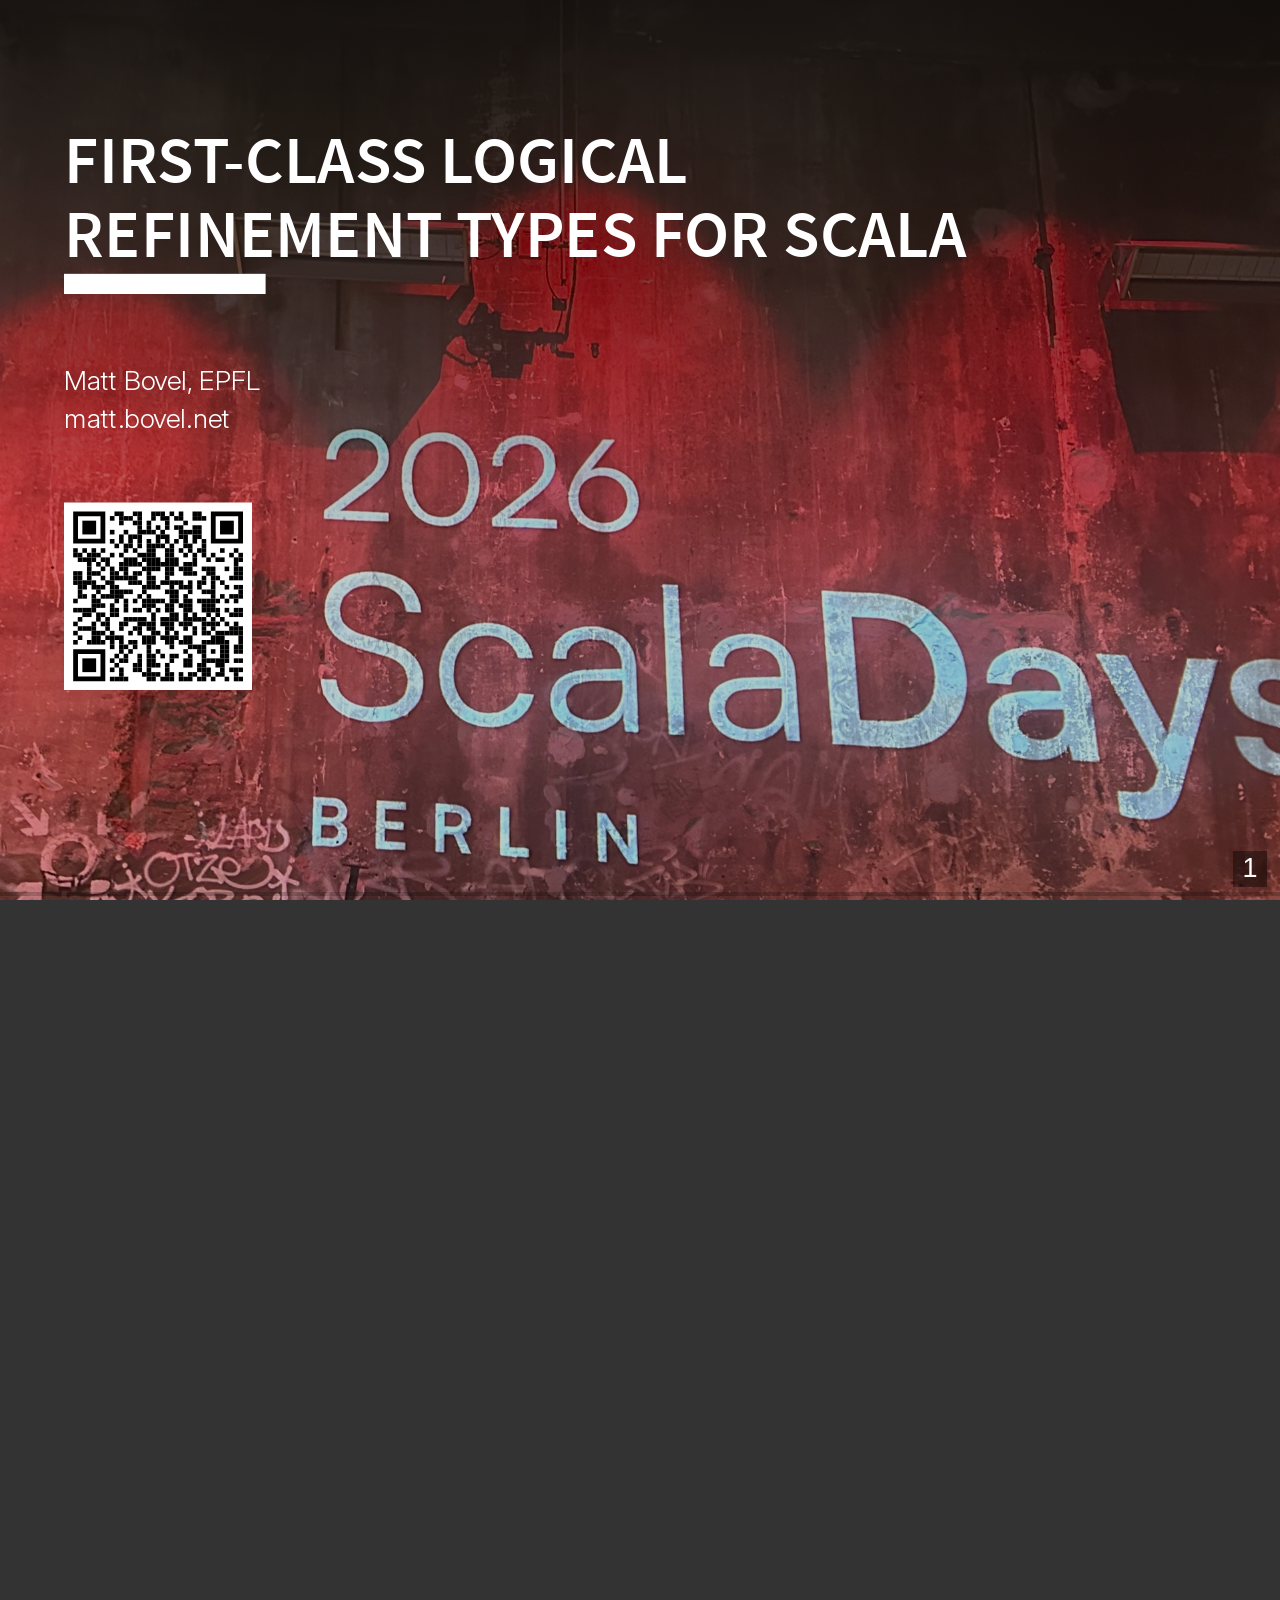
<file: index.html>
<!doctype html>
<html lang="en">
<head>
<meta charset="utf-8">
<meta http-equiv="refresh" content="0; url=presentation/presentation.html">
<link rel="canonical" href="presentation/presentation.html">
<title>First-class Logical Refinement Types for Scala</title>
</head>
<body>
<p><a href="presentation/presentation.html">Slides</a> · <a href="presentation/presentation.pdf">PDF</a></p>
</body>
</html>
</file>
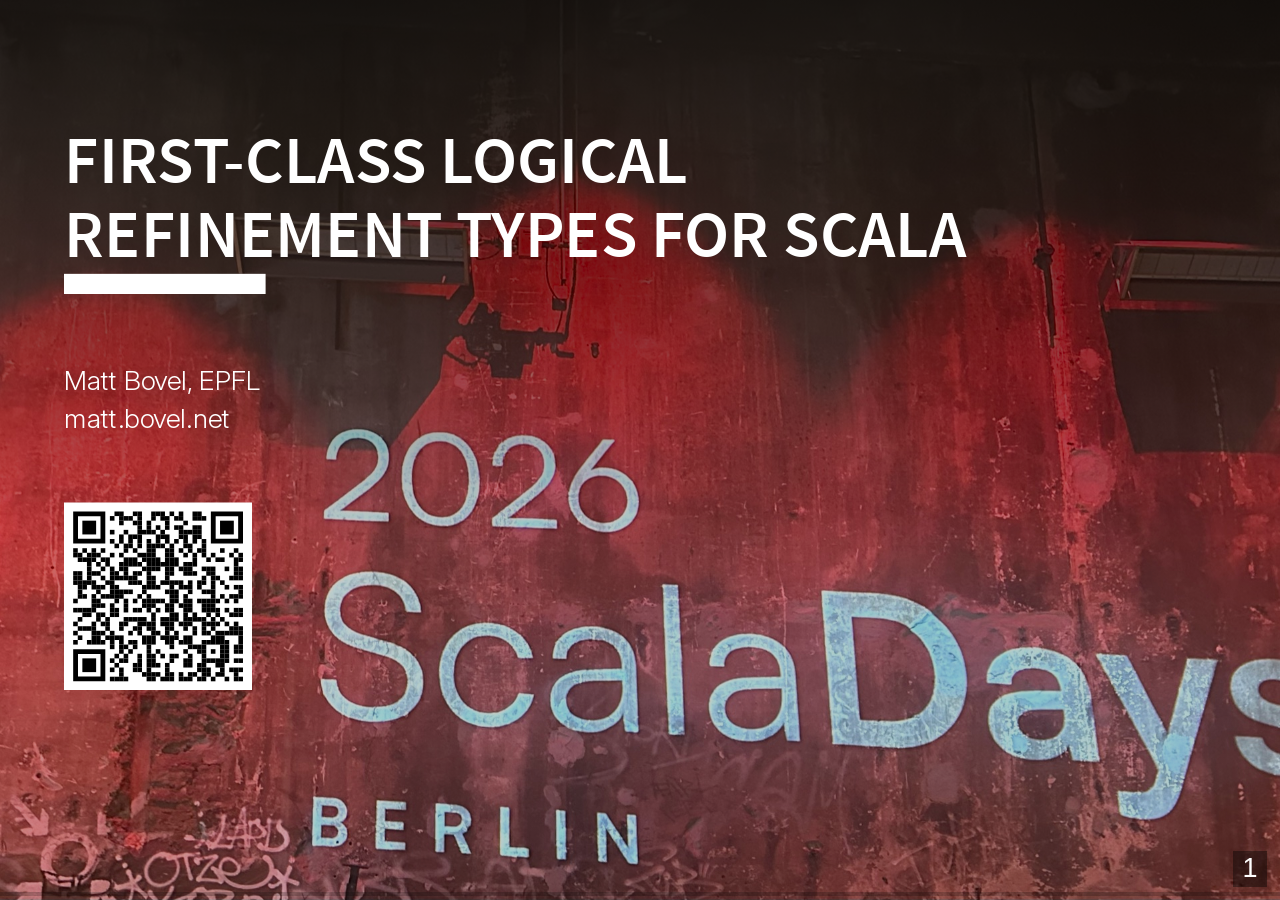
<file: presentation/presentation.html>
<!DOCTYPE html>
<html>
<head>
  <meta charset="utf-8">
  <meta name="generator" content="pandoc">
  <meta name="author" content="Matt Bovel, EPFL matt.bovel.net">
  <title>First-class Logical Refinement Types for Scala</title>
  <meta name="apple-mobile-web-app-capable" content="yes">
  <meta name="apple-mobile-web-app-status-bar-style" content="black-translucent">
  <meta name="viewport" content="width=device-width, initial-scale=1.0, maximum-scale=1.0, user-scalable=no, minimal-ui">
  <link rel="stylesheet" href="lib/reveal.js/dist/reset.css">
  <link rel="stylesheet" href="lib/reveal.js/dist/reveal.css">
  <style>
    .reveal .sourceCode {  /* see #7635 */
      overflow: visible;
    }
    /* Default styles provided by pandoc.
    ** See https://pandoc.org/MANUAL.html#variables-for-html for config info.
    */
    code{white-space: pre-wrap;}
    span.smallcaps{font-variant: small-caps;}
    div.columns{display: flex; gap: min(4vw, 1.5em);}
    div.column{flex: auto; overflow-x: auto;}
    div.hanging-indent{margin-left: 1.5em; text-indent: -1.5em;}
    /* The extra [class] is a hack that increases specificity enough to
       override a similar rule in reveal.js */
    ul.task-list[class]{list-style: none;}
    ul.task-list li input[type="checkbox"] {
      font-size: inherit;
      width: 0.8em;
      margin: 0 0.8em 0.2em -1.6em;
      vertical-align: middle;
    }
  </style>
  <link rel="stylesheet" href="lib/reveal.js/dist/theme/white.css" id="theme">
  <link rel="stylesheet" href="lib/highlight.js/styles/atom-one-light.min.css">
  <link rel="stylesheet" href="lib/inter/inter-variable.css"><link rel="stylesheet" href="custom.css" />
</head>
<body>
  <div class="reveal">
    <div class="slides">

<section id="title-slide" data-background-image="scala_days.jpg" data-background-size="cover">
  <h1 class="title">First-class Logical<br/>Refinement Types for
Scala</h1>
  <p class="author">Matt Bovel, EPFL<br/><a
href="https://matt.bovel.net">matt.bovel.net</a></p>
</section>

<section id="whoami" class="slide level2">
<h2>whoami</h2>
<p>PhD student at EPFL, co-advised by:</p>
<ul>
<li>Martin Odersky (LAMP/Scala)</li>
<li>Viktor Kunčak (LARA/Stainless)</li>
</ul>
</section>
<section id="what-is-this-about" class="slide level2">
<h2>What is this about?</h2>
<p>A <em>prototype</em> implementation of refinement types for
Scala.</p>
<div class="fragment">
<p>A <em>refinement type</em> is a type <em>refined</em> with a logical
predicate.</p>
</div>
<div class="fragment">
<p>For example:</p>
<pre class="scala"><code>type Pos = {x: Int with x &gt; 0}</code></pre>
</div>
<div class="fragment">
<p><em>First-class</em>: directly integrated into the compiler and Scala
type system.</p>
</div>
<div class="fragment">
<p><em>Logical</em>: not to be confused with existing <a
href="https://docs.scala-lang.org/scala3/book/types-structural.html">strutural
refined types</a>.</p>
</div>
</section>
<section id="syntax" class="slide level2">
<h2>Syntax</h2>
<p>Long form, with an explicit binder:</p>
<pre class="scala"><code>type NonEmpty[A] = {l: List[A] with l.nonEmpty}</code></pre>
<div class="fragment">
<p>Short form, reusing a name already in scope:</p>
<pre class="scala"><code>val x: (Int with x % 2 == 0) = 42
// desugars to:
val x: {v: Int with v % 2 == 0} = 42</code></pre>
</div>
<div class="fragment">
<p>Surveyed and implemented by <a
href="https://www.linkedin.com/in/quentin-bernet-983878152/">Quentin
Bernet</a> for his Master thesis.</p>
</div>
</section>
<section id="example-1-sized-lists" class="slide level2">
<h2>Example 1: Sized lists</h2>
<pre class="scala"><code>def zip[A, B](
  xs: List[A],
  ys: List[B] with ys.size == xs.size
): {zs: List[(A, B)] with zs.size == xs.size}</code></pre>
<pre class="scala fragment"><code>def concat[T](
  xs: List[T],
  ys: List[T]
): {zs: List[T] with zs.size == xs.size + ys.size}</code></pre>
<pre class="scala fragment"><code>val xs: List[Int] = ???
val ys: List[Int] = ???
zip(concat(xs, ys), concat(ys, xs)) // ✅
zip(concat(xs, ys), concat(xs, xs)) // ⛔️ found size xs.size + xs.size,
                                    //    required xs.size + ys.size</code></pre>
</section>
<section id="oopsla-2026-paper" class="slide level2">
<h2>OOPSLA 2026 paper</h2>
<p><a href="https://doi.org/10.1145/3839541"><img src="./paper.png" height="480" class="paper" /></a></p>
</section>
<section id="refinement-vs.-assertions" class="slide level2">
<h2>Refinement vs. Assertions</h2>
<div class="columns">
<div class="column">
<p>Why not use assertions instead?</p>
<pre class="scala"><code>def zip[A, B](
  xs: List[A],
  ys: List[B]
) : List[(A, B)] = {
  require(xs.size == ys.size)
  ???
}.ensuring(_.size == xs.size)</code></pre>
<div class="fragment">
<ol type="1">
<li><strong>Run-time overhead</strong>: assertions are checked at run
time, refinement types are checked at compile time (by default).</li>
</ol>
</div>
</div><div class="column">
<div class="fragment">
<ol start="2" type="1">
<li><strong>No static guarantees</strong>: assertions are only tested
with the inputs you run them with. Refinement types hold <em>for all
values</em>.</li>
</ol>
</div>
<div class="fragment">
<ol start="3" type="1">
<li><strong>Not part of the API</strong>: assertions are not visible in
the function type / scaladoc.</li>
</ol>
</div>
<div class="fragment">
<ol start="4" type="1">
<li><p><strong>Hard to compose</strong>: assertions cannot be passed as
type argument:</p>
<pre class="scala"><code>type Pos = {x: Int with x &gt;= 0}
def foo(l: List[Pos])
def bar(f: Pos =&gt; Pos)</code></pre></li>
</ol>
</div>
</div><p><!-- .column --></p>
</div>
<p><!-- .columns --></p>
</section>
<section id="example-2-fansi" class="slide level2">
<h2>Example 2: Fansi</h2>
<p>From Li Haoyi’s <a
href="https://github.com/com-lihaoyi/fansi">Fansi</a> library for
colored terminal strings:</p>
<div class="columns">
<div class="column">
<p>With assertions:</p>
<pre class="scala small"><code>

def True(r: Int, g: Int, b: Int) =
  True0(r, g, b, trueIndex(r, g, b))

def trueIndex(r: Int, g: Int, b: Int) =
  require(0 &lt;= r &amp;&amp; r &lt; 256)
  require(0 &lt;= g &amp;&amp; g &lt; 256)
  require(0 &lt;= b &amp;&amp; b &lt; 256)
  r &lt;&lt; 16 | g &lt;&lt; 8 | b

True(256, 0, 0) // 💥 at run time</code></pre>
</div><div class="column">
<div class="fragment">
<p>With refinement types:</p>
<pre class="scala small"><code>type Comp = {v: Int with 0 &lt;= v &amp;&amp; v &lt; 256}

def True(r: Comp, g: Comp, b: Comp) =
  True0(r, g, b, trueIndex(r, g, b))

def trueIndex(r: Comp, g: Comp, b: Comp) =
  r &lt;&lt; 16 | g &lt;&lt; 8 | b




True(256, 0, 0) // ⛔️ at compile time</code></pre>
</div>
</div>
</div>
</section>
<section id="example-3-overload-resolution" class="slide level2">
<h2>Example 3: Overload resolution</h2>
<pre class="scala"><code>@targetName(&quot;minSorted&quot;)
def min(l: List[Int] with l.isSorted) =
  l.head // O(1)

def min(l: List[Int]) =
  l.min // O(n)

def ex1(l: List[Int] with l.isSorted) =
  min(l) // calls the first overload</code></pre>
</section>
<section id="refinement-types-vs.-libraries" class="slide level2">
<h2>Refinement types vs. libraries</h2>
<p>With <a href="https://github.com/Iltotore/iron">Iron</a>, example 3
also works, but predicates are type-level constraints:</p>
<pre class="scala"><code>final class IsSorted
given Constraint[List[Int], IsSorted] with
  override inline def test(inline l: List[Int]): Boolean = l.isSorted
  override inline def message: String = &quot;List must be sorted&quot;

def min(l: List[Int] :| IsSorted): Int = l.head</code></pre>
</section>
<section id="what-we-want" class="slide level2">
<h2>What we want</h2>
<div class="columns">
<div class="column">
<p>Like libraries, unlike assertions:</p>
<ol type="1">
<li><strong>Compile-time guarantees</strong> for <em>all</em> values,
with no run-time cost (by default).</li>
<li><strong>Composability</strong>:
<code>List[{x: Int with x &gt; 0}]</code>,
<code>{x: Int with x &gt; 0} =&gt; String</code>.</li>
<li><strong>Self-documenting APIs</strong>: pre- and post-conditions
live in signatures.</li>
</ol>
</div><div class="column">
<div class="fragment">
<p>Unlike libraries:</p>
<ol start="4" type="1">
<li><strong>Term-level predicates</strong>: plain Scala expressions, no
type-level copy of each method (like <code>IsSorted</code> and its
<code>Constraint</code>).</li>
<li><strong>More reasoning</strong>: a specialized solver, beyond <a
href="https://github.com/mbovel/scalacon-typelevel-operations">type-level
programming</a>.</li>
<li><strong>Better inference</strong>: refinements introduced when
needed, and from <code>if</code> conditions.</li>
</ol>
</div>
</div>
</div>
</section>
<section id="strong-specifications-for-agents" class="slide level2">
<h2>Strong specifications for agents</h2>
<div class="chat">
<div class="me">
Please implement <code>def foo</code>.
</div>
<div class="agent fragment">
Done.
</div>
<div class="me fragment">
But this is wrong!
</div>
<div class="agent fragment">
You’re absolutely right!
</div>
</div>
</section>
<section id="strong-specifications-for-agents-1" class="slide level2">
<h2>Strong specifications for agents</h2>
<div class="chat">
<div class="me">
Please implement <code>def foo(): {res: Any with correct(res)}</code>.
</div>
<div class="agent fragment">
Done and verified.
</div>
</div>
<div class="fragment" style="margin-top: 2em;">
<p>Refinement types give precise, checked interfaces: with agents, and
between modules.</p>
</div>
</section>
<section id="what-are-valid-predicates" class="slide level2">
<h2>What are valid predicates?</h2>
<div class="fragment">
<pre class="scala"><code>var x = 3
val y: (Int with y == x) = x // ⛔️ x is mutable</code></pre>
</div>
<div class="fragment">
<pre class="scala"><code>class Box(val value: Int)
val b: Box with b == Box(3) = Box(3) // ⛔️ Box has equality by reference</code></pre>
</div>
<div class="fragment">
<p>The predicate language is restricted to a fragment of Scala
consisting of constants, stable identifiers, field selections over
<code>val</code> fields, pure term applications, type applications, and
constructors of case classes without initializers.</p>
</div>
</section>
<section id="purity-of-predicates" class="slide level2">
<h2>Purity of predicates</h2>
<p>By default, functions called in predicates are <em>assumed</em> to be
pure:</p>
<pre class="scala"><code>class Cell { var field: Int = 0 }
def test(c: Cell) =
  def getAndBump(): Int = { c.field += 1; c.field }
  val v: Int with v == getAndBump() = getAndBump() // ✅ accepted</code></pre>
<div class="fragment">
<p>With <a
href="https://docs.scala-lang.org/scala3/reference/experimental/cc.html">capture</a>
and <a
href="https://docs.scala-lang.org/scala3/reference/experimental/capture-checking/mutability.html">separation
checking</a>, predicates are required to be pure:</p>
<pre class="scala"><code>import language.experimental.{captureChecking, separationChecking}
class Cell extends caps.Stateful { var field: Int = 0 }
def test(c: Cell^) =
  def getAndBump(): Int = { c.field += 1; c.field }
  val v: Int with v == getAndBump() = getAndBump() // ⛔️ not pure: uses {c}</code></pre>
</div>
</section>
<section id="when-are-refinements-inferred" class="slide level2">
<h2>When are refinements inferred?</h2>
<div class="columns">
<div class="column">
<p>Refinement types are <strong>not</strong> inferred from terms by
default; the wider type is:</p>
<pre class="scala"><code>val x = 42
// x: Int, not {v: Int with v == 42}</code></pre>
<div class="fragment" data-fragment-index="1">
<p>Why not always infer the precise type?</p>
<ol type="1">
<li><strong>Backward compatibility:</strong> implicit and overload
resolution depend on inferred types; a more precise type changes which
instances are found.</li>
</ol>
</div>
</div><div class="column">
<div class="fragment" data-fragment-index="2">
<ol start="2" type="1">
<li><strong>Performance:</strong> bigger types, slower comparisons.</li>
</ol>
</div>
<div class="fragment" data-fragment-index="3">
<ol start="3" type="1">
<li><strong>Developer experience:</strong> users would be flooded with
complex types.</li>
</ol>
</div>
<div class="fragment" data-fragment-index="4">
<p>Instead, precision is recovered <strong>on demand</strong>, when a
refinement type is expected:</p>
<pre class="scala"><code>val x: (Int with x == 42) = 42</code></pre>
</div>
</div>
</div>
</section>
<section id="flow-sensitive-typing" class="slide level2">
<h2>Flow-sensitive typing</h2>
<p>The condition of an <code>if</code> is assumed in its branches:</p>
<pre class="scala"><code>def pos(x: Int): {v: Int with v &gt; 0} =
  if x &gt; 0 then x else 1</code></pre>
<div class="fragment">
<p>In the <a
href="https://github.com/mbovel/scala-days-refinement-types/blob/main/dotty-examples/10_merge_sort_bounds.scala">bound-checked
merge sort</a>, <code>head</code> and <code>tail</code> require a
non-empty sequence (<code>SafeSeq[T] with a.len &gt; 0</code>):</p>
<pre class="scala small"><code>def merge[T: Ordering as ord](left: SafeSeq[T], right: SafeSeq[T]): SafeSeq[T] =
  if left.len &gt; 0 &amp;&amp; right.len &gt; 0 then
    if ord.lt(left.head, right.head) then SafeSeq(left.head) ++ merge(left.tail, right)
    else SafeSeq(right.head) ++ merge(left, right.tail)
  else if left.len == 0 then right
  else left</code></pre>
</div>
</section>
<section id="solver" class="slide level2">
<h2>Solver</h2>
<div class="columns">
<div class="column">
<p>How does the compiler check
<code>{x: T with p(x)} &lt;: {x: T with q(x)}</code>?</p>
<div class="fragment">
<p>Need to check that <code>p(x)</code> implies <code>q(x)</code> for
all <code>x: T</code>.</p>
</div>
<div class="fragment">
<p>Existing implementations in other languages lower to SMT solvers.</p>
</div>
<div class="fragment">
<p>Due to packaging and performance concerns, we instead implemented our
own <strong>lightweight e-graph-based solver</strong>.</p>
</div>
</div><div class="column">
<div class="fragment">
<pre class="scala"><code>{v: Int with v == a &amp;&amp; a == b}
  &lt;: {v: Int with v == b}
{v: Int with a == b}
  &lt;: {v: Int with f(a) == f(b)}</code></pre>
</div>
<div class="fragment">
<p>And domain-specific normalizations such as:</p>
<pre class="scala"><code>{v: Int with v == x + 3 * y}
  &lt;: {v: Int with v == 2 * y + (x + y)}</code></pre>
<p>Also beta-reduction, selection of case class fields
(<code>Point(a, b).x</code> is <code>a</code>), and limited reasoning on
linear inequalities.</p>
</div>
</div>
</div>
</section>
<section id="run-time-checks" class="slide level2">
<h2>Run-time checks</h2>
<p><strong>Pattern matching</strong> branches on whether the predicate
holds at run time:</p>
<pre class="scala"><code>val idRegex = &quot;[0-9a-f]{4}-[0-9a-f]{4}&quot;
type ID = {s: String with s.matches(idRegex)}

&quot;a2e7-e89b&quot; match
  case id: ID =&gt; ... // holds, id has type ID
  case _      =&gt; ... // does not hold</code></pre>
</section>
<section id="run-time-checks-.runtimechecked" class="slide level2">
<h2>Run-time checks: <code>.runtimeChecked</code></h2>
<p>You can also use <code>.runtimeChecked</code> (<a
href="https://docs.scala-lang.org/sips/replace-nonsensical-unchecked-annotation.html">SIP-57</a>)
when you expect the check to always pass:</p>
<pre class="scala"><code>val id: ID = &quot;a2e7-e89b&quot;.runtimeChecked</code></pre>
<div class="fragment">
<p>Desugars to:</p>
<pre class="scala"><code>val id: ID =
  if (&quot;a2e7-e89b&quot;.matches(idRegex)) &quot;a2e7-e89b&quot;.asInstanceOf[ID]
  else throw new IllegalArgumentException()</code></pre>
</div>
<div class="fragment">
<p>Note: like with other types, you can also use
<code>.asInstanceOf[ID]</code> to skip the check altogether.</p>
</div>
<div class="fragment">
<p><code>.runtimeChecked</code> for refinement types was implemented by
<a
href="https://www.linkedin.com/in/valentin-schneeberger-b46b77271/">Valentin
Schneeberger</a>.</p>
</div>
</section>
<section id="gradual-typing" class="slide level2">
<h2>Gradual typing</h2>
<p>By default, a refinement that cannot be verified statically is a type
error:</p>
<pre class="scala"><code>val x: {v: Int with v == 1} = readInt() // ⛔️ type error</code></pre>
<div class="fragment">
<p>A language import turns these errors into something else:</p>
<pre class="scala"><code>import language.experimental.qualifiedTypes.runtimeChecks // or warn, or silent</code></pre>
<div style="margin-top: 1.5em;">
<table>
<thead>
<tr>
<th>Mode</th>
<th>Unverified refinement becomes</th>
</tr>
</thead>
<tbody>
<tr>
<td><code>runtimeChecks</code></td>
<td>run-time check, throws if it fails</td>
</tr>
<tr>
<td><code>warn</code></td>
<td>warning, no run-time check</td>
</tr>
<tr>
<td><code>silent</code></td>
<td>accepted, no run-time check</td>
</tr>
</tbody>
</table>
</div>
</div>
</section>
<section id="verifying-with-stainless" class="slide level2">
<h2>Verifying with Stainless</h2>
<p>The <a
href="https://epfl-lara.github.io/stainless/refinementtypes.html">Stainless</a>
verifier can use Dotty’s refinement types, thanks to <a
href="https://www.linkedin.com/in/kasiamarek/">Kasia Marek</a>!</p>
<p>It compiles in <code>silent</code> mode, then verifies refinements
itself with SMT solvers:</p>
<pre class="scala"><code>def sum(n: BigInt with n &gt;= 0): {r: BigInt with 2 * r == n * (n + 1)} =
  if n == 0 then BigInt(0) else n + sum(n - 1) // ✅ verified

def abs(x: Int): {r: Int with r &gt;= 0} =
  if x &gt;= 0 then x else -x // ⛔️ counter-example: x = -2147483648</code></pre>
<div class="fragment">
<p>See also: a verified <a
href="https://github.com/mbovel/scala-days-refinement-types/blob/main/stainless-examples/merge_sort.scala">merge
sort</a>: sorted, same size, same elements.</p>
</div>
</section>
<section id="example-4-memoized-fibonacci" class="slide level2">
<h2>Example 4: Memoized Fibonacci</h2>
<p>A map whose values are related to their keys by a predicate
<code>p</code>:</p>
<pre class="scala"><code>case class DepMap[K, V](p: (K, V) =&gt; Boolean):
  def put(n: K, v: V with p(n, v)): Unit = ???
  def get(n: K): Option[{res: V with p(n, res)}] = ???</code></pre>
<div class="fragment">
<p>A function whose result type is its own definition:</p>
<pre class="scala"><code>def fib(n: Int): {r: Int with r == (if n &lt;= 1 then 1 else fib(n - 1) + fib(n - 2))} =
  if n &lt;= 1 then 1 else fib(n - 1) + fib(n - 2)</code></pre>
</div>
</section>
<section id="example-4-memoized-fibonacci-2" class="slide level2">
<h2>Example 4: Memoized Fibonacci (2)</h2>
<p>A memoized version, checked to always return <code>fib(n)</code>:</p>
<pre class="scala"><code>val cache: (DepMap[Int, Int] with (cache == DepMap[Int, Int]((k, v) =&gt; v == fib(k)))) =
  DepMap[Int, Int]((k, v) =&gt; v == fib(k))

def fibMemo(n: Int): {res: Int with res == fib(n)} =
  cache.get(n) match
    case Some(res) =&gt; res
    case None =&gt;
      val res: (Int with (res == fib(n))) =
        if n &lt;= 1 then 1 else fibMemo(n - 1) + fibMemo(n - 2)
      cache.put(n, res)
      res</code></pre>
</section>
<section id="evaluation" class="slide level2">
<h2>Evaluation</h2>
<p><strong>Compilation overhead</strong>, against each system’s own
unchecked baseline:</p>
<table>
<thead>
<tr>
<th>System</th>
<th>Overhead</th>
</tr>
</thead>
<tbody>
<tr>
<td>First-class (ours)</td>
<td><strong>0–13%</strong></td>
</tr>
<tr>
<td>Schmid and Kunčak</td>
<td>20–41%</td>
</tr>
<tr>
<td>Stainless</td>
<td>≥ 53%</td>
</tr>
</tbody>
</table>
<div class="fragment">
<p><strong>When the feature is unused</strong>, the full Dotty CI passes
unchanged: the compiler itself (≈200 000 LoC), ≈10 000 tests, a
50-project community build.</p>
<p>≤ 4% slowdown on the official benchmark suite.</p>
</div>
</section>
<section id="future-work" class="slide level2">
<h2>Future work</h2>
<ul>
<li><p><strong>Pre-SIP and SIP</strong> to make refinement types part of
Scala.</p></li>
<li><p><strong>Better solver</strong> for what our lightweight solver
cannot do.</p></li>
<li><p><strong>A termination checker</strong> (Master semester project
from <a href="https://people.epfl.ch/ahmad.faizan">Ozair Faizan</a> to
be included).</p></li>
<li><p><strong>Term-parameterized types</strong>, to modularize
predicates:</p></li>
</ul>
<pre class="scala"><code>    type Range(from: Int, to: Int) =
      {v: Int with v &gt;= from &amp;&amp; v &lt; to}</code></pre>
</section>
<section id="how-to-use" class="slide level2">
<h2>How to use</h2>
<p>Try it online in the <a
href="https://matt.bovel.net/scala-refinement-types/playground/">playground</a>,
and report issues at <a
href="https://github.com/epfl-lara/dotty/issues">github.com/epfl-lara/dotty</a>.</p>
<div class="fragment">
<p><strong><a href="https://scala-cli.virtuslab.org/">Scala
CLI</a>:</strong> add these directives and run
<code>scala --cli-version 1.18.0 run hello.scala</code>:</p>
<pre class="scala"><code>//&gt; using scalaOrganization ch.epfl.lara
//&gt; using scala 3.10.1-RC1-bin-20260903-e1f9361-NIGHTLY
//&gt; using options -language:experimental.qualifiedTypes</code></pre>
</div>
<div class="fragment">
<p><strong><a href="https://www.scala-sbt.org/">sbt</a>:</strong> in
<code>build.sbt</code>:</p>
<pre class="scala"><code>scalaOrganization := &quot;ch.epfl.lara&quot;
scalaVersion := &quot;3.10.1-RC1-bin-20260903-e1f9361-NIGHTLY&quot;
scalacOptions += &quot;-language:experimental.qualifiedTypes&quot;</code></pre>
</div>
</section>
<section id="thank-you" class="slide level2">
<h2>Thank you!</h2>
<div class="columns">
<div class="column">
<div class="qr-codes">
<figure>
<a href="https://mbovel.github.io/scala-days-refinement-types/presentation/presentation.html"><img src="./qr-code-presentation.svg" alt="QR code to the slides" /></a>
<figcaption>
<a href="https://mbovel.github.io/scala-days-refinement-types/presentation/presentation.html">Slides</a>
</figcaption>
</figure>
<figure>
<a href="https://matt.bovel.net/scala-refinement-types"><img src="./qr-code-paper.svg" alt="QR code to the paper" /></a>
<figcaption>
<a href="https://matt.bovel.net/scala-refinement-types">Paper</a>
</figcaption>
</figure>
<figure>
<a href="https://matt.bovel.net/scala-refinement-types/playground/"><img src="./qr-code-playground.svg" alt="QR code to the playground" /></a>
<figcaption>
<a href="https://matt.bovel.net/scala-refinement-types/playground/">Playground</a>
</figcaption>
</figure>
</div>
<p>Examples available at <a
href="https://github.com/mbovel/scala-days-refinement-types">github.com/mbovel/scala-days-refinement-types</a>.</p>
</div><div class="column" style="flex: 0 0 auto;">
<figure style="text-align: center; margin: -1.2em 0 0 0;">
<img src="./refined_type.png" style="height: 450px; width: auto;" />
<figcaption>
<small><em>Un type raffiné</em>,<br/>by Marina Granados Castro</small>
</figcaption>
</figure>
</div>
</div>
</section>
<section>
<section id="bonus-slides" class="title-slide slide level1">
<h1>Bonus slides</h1>

</section>
<section id="error-messages" class="slide level2">
<h2>Error messages</h2>
<p>Predicates are type-checked like other Scala expressions:</p>
<pre class="scala"><code>def f[A](l: List[A] with l.notEmpty) = () // error</code></pre>
<pre class="text"><code>-- [E008] Not Found Error: 03_error_messages.scala:9:27
9 |def f[A](l: List[A] with l.notEmpty) = () // error
  |                         ^^^^^^^^^^
  |      value notEmpty is not a member of List[A] - did you mean l.nonEmpty?</code></pre>
</section>
<section id="error-messages-and-inference" class="slide level2">
<h2>Error messages and inference</h2>
<p>Same inference and error reporting as for other Scala types:</p>
<pre class="scala"><code>type PosInt = {v: Int with v &gt; 0}
def g[T](f: T =&gt; Unit, x: T) = f(x)
g((x: PosInt) =&gt; x * 2, -2) // error</code></pre>
<pre class="text"><code>-- [E007] Type Mismatch Error: 03_error_messages.scala:17:26
17 |  g((x: PosInt) =&gt; x * 2, -2) // error
   |                          ^^
   |                          Found:    (-2 : Int)
   |                          Required: {x: Int with x &gt; 0}</code></pre>
</section>
<section id="backup-bounded-polymorphism" class="slide level2">
<h2>Backup: Bounded polymorphism</h2>
<p style="margin-bottom: -1em">
<small>Inspired by <a
href="https://goto.ucsd.edu/~rjhala/liquid/abstract_refinement_types.pdf">Abstract
Refinement Types</a> (Vazou et al., ESOP 2013).</small>
</p>
<pre class="scala"><code>given Ord[Int] = ...

def max[T: Ord as ord, U &lt;: T](x: U, y: U): U =
  if ord.compare(x, y) &gt;= 0 then x else y

type Even = {v: Int with v % 2 == 0}

def ex2: Even =
  maximum(List(2, 4, 6))</code></pre>
<div class="fragment">
<pre class="scala"><code>def maximum[T: Ord, U &lt;: T](xs: List[U]): U =
  xs.reduce(max)</code></pre>
</div>
</section>
<section id="refinement-types-vs.-existing-constructs"
class="slide level2">
<h2>Refinement types vs. existing constructs</h2>
<div class="columns">
<div class="column">
<div class="column fragment">
<p>Scala already has <em>structural refined types</em>:</p>
<pre class="scala"><code>def zip[A, B](
  as: List[A],
  bs: List[B] {
    val size: as.size.type
  }
): List[(A, B)] {
  val size: as.size.type
}</code></pre>
</div>
</div><div class="column">
<div class="fragment">
<p>And singleton types, and opaque types, and compile-time
operations:</p>
<pre class="scala"><code>opaque type SizedList[
  X &lt;: Int: Singleton,
  A
] &lt;: List[A]

def zip[A, B, Size &lt;: Int: Singleton](
  as: SizedList[Size, A],
  bs: SizedList[Size, B]
): SizedList[Size, (A, B)]</code></pre>
</div>
</div>
</div>
<p><!-- .columns --></p>
</section>
<section id="subtyping-constant-folding" class="slide level2">
<h2>Subtyping: Constant folding</h2>
<pre class="scala"><code>{v: Int with v == 1 + 1}     &lt;: {v: Int with v == 2}</code></pre>
</section>
<section id="subtyping-normalization" class="slide level2">
<h2>Subtyping: Normalization</h2>
<p>Arithmetic expressions are normalized using standard algebraic
properties, for example commutativity of addition:</p>
<pre class="scala"><code>{v: Int with v == x + 1}     &lt;: {v: Int with v == 1 + x}</code></pre>
<div class="fragment">
<pre class="scala"><code>{v: Int with v == y + x}     &lt;: {v: Int with v == x + y}</code></pre>
</div>
<div class="fragment">
<p>Or grouping operands with the same constant factor in sums of
products:</p>
<pre class="scala"><code>{v: Int with v == x + 3 * y} &lt;: {v: Int with v == 2 * y + (x + y)}</code></pre>
</div>
</section>
<section id="subtyping-equality-reasoning" class="slide level2">
<h2>Subtyping: Equality reasoning</h2>
<p>Transitivity of equality:</p>
<pre class="scala"><code>{v: Int with v == a &amp;&amp; a == b} &lt;: {v: Int with v == b}</code></pre>
<div class="fragment">
<p>Congruence of equality:</p>
<pre class="scala"><code>{v: Int with a == b}           &lt;: {v: Int with f(a) == f(b)}</code></pre>
</div>
<div class="fragment">
<p>This is implemented using an E-Graph-like data structure.</p>
</div>
</section>
<section id="subtyping-with-other-scala-types" class="slide level2">
<h2>Subtyping: With other Scala types</h2>
<p>Literal types are subtypes of singleton refinement types:</p>
<pre class="scala"><code>3 &lt;: {v: Int with v == 3}</code></pre>
<div class="fragment">
<p>We plan to support subtyping with other Scala types in the
future.</p>
</div>
</section>
<section id="backup-result-types-as-assumptions" class="slide level2">
<h2>Backup: Result types as assumptions</h2>
<p>The solver uses the result types of called functions as
assumptions:</p>
<pre class="scala"><code>def double(x: Int): {res: Int with res == x + x} = x + x
val d: {res: Int with res == 6} = double(3)

def inc(x: Int): {res: Int with res == x + 1} = x + 1
val w: {res: Int with res == 5} = inc(inc(3))</code></pre>
<div class="fragment">
<p>This rule needs the called function to terminate: a result type says
nothing about a call that never returns.</p>
</div>
</section>
<section id="backup-first-class" class="slide level2">
<h2>Backup: <em>first-class</em>?</h2>
<p>In our prototype, refinement types are ordinary Scala types,
participating in inference, <strong>overload resolution</strong>
(example 3), subtyping, etc.</p>
<div class="fragment">
<p>In contrast, Liquid Haskell is a plugin that runs after type
checking:</p>
<pre class="haskell"><code>{-@ x :: {v:Int | v mod 2 == 0 } @-}
let x = 42 :: Int in ...</code></pre>
<p>“It’s sort of like you’re doing two things at once […] you’re also
talking to GHC, but you’re also talking to LiquidHaskell.” <small>— a
participant in <a
href="https://dl.acm.org/doi/10.1145/3729327">Usability Barriers for
Liquid Types</a> (Gamboa et al., PLDI 2025)</small></p>
</div>
<div class="fragment">
<p>Our implementation is directly integrated into the Scala 3
compiler:</p>
<pre class="scala"><code>val x: (Int with x % 2 == 0) = 42</code></pre>
</div>
</section>
<section id="backup-lh-usability-barriers" class="slide level2">
<h2>Backup: LH Usability Barriers</h2>
<p>From <a href="https://dl.acm.org/doi/10.1145/3729327">“Usability
Barriers for Liquid Types”</a> [1]:</p>
<ul>
<li>4.2 Unclear Divide between Haskell and LiquidHaskell:
<ul>
<li><small>“comments are usually seen as just optional information in
the code and not something that is directly used by the
compiler”</small></li>
<li><small>“It’s sort of like you’re doing two things at once because
you’re implementing in Haskell. But you’re also talking to GHC, but
you’re also talking to LiquidHaskell.”</small></li>
</ul></li>
<li>4.7 Unhelpful Error Messages
<ul>
<li><small>“[…] error messages produced from typing errors inside the
predicates, seemed indistinguishable from those produced by verification
errors.”</small></li>
</ul></li>
<li>4.8 Limited IDE Support
<ul>
<li><small>“[user] tried to use the function <code>length</code>, but
since it was not imported, it was impossible to use in this
case.”</small></li>
</ul></li>
</ul>
<p><small>[1] Catarina Gamboa, Abigail Reese, Alcides Fonseca, and
Jonathan Aldrich. 2025. Usability Barriers for Liquid Types. Proc. ACM
Program. Lang. 9, PLDI, Article 224 (June 2025), 26 pages.
<a href="https://dl.acm.org/doi/10.1145/3729327">doi:10.1145/3729327</a></small></p>
</section>
<section id="backup-list.collect" class="slide level2">
<h2>Backup: <code>List.collect</code></h2>
<p>Scala type parameters are <em>erased</em> at run time, so we cannot
match on a <code>List[T]</code>.</p>
<div class="fragment">
<p>However, we can use <code>.collect</code> to filter and convert a
list:</p>
<pre class="scala"><code>type Pos = { v: Int with v &gt;= 0 }

val xs = List(-1,2,-2,1)
xs.collect { case x: Pos =&gt; x } : List[Pos]</code></pre>
</div>
</section></section>
    </div>
  </div>

  <script src="lib/reveal.js/dist/reveal.js"></script>

  <!-- reveal.js plugins -->
  <script src="lib/reveal.js/plugin/notes/notes.js"></script>
  <script src="lib/reveal.js/plugin/search/search.js"></script>
  <script src="lib/reveal.js/plugin/zoom/zoom.js"></script>

  <script>

      // Full list of configuration options available at:
      // https://revealjs.com/config/
      Reveal.initialize({
        // Display controls in the bottom right corner
        controls: false,

        // Help the user learn the controls by providing hints, for example by
        // bouncing the down arrow when they first encounter a vertical slide
        controlsTutorial: true,

        // Determines where controls appear, "edges" or "bottom-right"
        controlsLayout: 'bottom-right',

        // Visibility rule for backwards navigation arrows; "faded", "hidden"
        // or "visible"
        controlsBackArrows: 'faded',

        // Display a presentation progress bar
        progress: true,

        // Display the page number of the current slide
        slideNumber: 'c',

        // 'all', 'print', or 'speaker'
        showSlideNumber: 'all',

        // Add the current slide number to the URL hash so that reloading the
        // page/copying the URL will return you to the same slide
        hash: true,

        // Start with 1 for the hash rather than 0
        hashOneBasedIndex: false,

        // Flags if we should monitor the hash and change slides accordingly
        respondToHashChanges: true,

        // Push each slide change to the browser history
        history: true,

        // Enable keyboard shortcuts for navigation
        keyboard: true,

        // Enable the slide overview mode
        overview: true,

        // Disables the default reveal.js slide layout (scaling and centering)
        // so that you can use custom CSS layout
        disableLayout: false,

        // Vertical centering of slides
        center: false,

        // Enables touch navigation on devices with touch input
        touch: true,

        // Loop the presentation
        loop: false,

        // Change the presentation direction to be RTL
        rtl: false,

        // see https://revealjs.com/vertical-slides/#navigation-mode
        navigationMode: 'linear',

        // Randomizes the order of slides each time the presentation loads
        shuffle: false,

        // Turns fragments on and off globally
        fragments: true,

        // Flags whether to include the current fragment in the URL,
        // so that reloading brings you to the same fragment position
        fragmentInURL: true,

        // Flags if the presentation is running in an embedded mode,
        // i.e. contained within a limited portion of the screen
        embedded: false,

        // Flags if we should show a help overlay when the questionmark
        // key is pressed
        help: true,

        // Flags if it should be possible to pause the presentation (blackout)
        pause: true,

        // Flags if speaker notes should be visible to all viewers
        showNotes: false,

        // Global override for autoplaying embedded media (null/true/false)
        autoPlayMedia: null,

        // Global override for preloading lazy-loaded iframes (null/true/false)
        preloadIframes: null,

        // Number of milliseconds between automatically proceeding to the
        // next slide, disabled when set to 0, this value can be overwritten
        // by using a data-autoslide attribute on your slides
        autoSlide: 0,

        // Stop auto-sliding after user input
        autoSlideStoppable: true,

        // Use this method for navigation when auto-sliding
        autoSlideMethod: null,

        // Specify the average time in seconds that you think you will spend
        // presenting each slide. This is used to show a pacing timer in the
        // speaker view
        defaultTiming: null,

        // Enable slide navigation via mouse wheel
        mouseWheel: false,

        // The display mode that will be used to show slides
        display: 'block',

        // Hide cursor if inactive
        hideInactiveCursor: true,

        // Time before the cursor is hidden (in ms)
        hideCursorTime: 5000,

        // Opens links in an iframe preview overlay
        previewLinks: false,

        // Transition style (none/fade/slide/convex/concave/zoom)
        transition: 'none',

        // Transition speed (default/fast/slow)
        transitionSpeed: 'default',

        // Transition style for full page slide backgrounds
        // (none/fade/slide/convex/concave/zoom)
        backgroundTransition: 'fade',

        // Number of slides away from the current that are visible
        viewDistance: 3,

        // Number of slides away from the current that are visible on mobile
        // devices. It is advisable to set this to a lower number than
        // viewDistance in order to save resources.
        mobileViewDistance: 2,

        // The "normal" size of the presentation, aspect ratio will be preserved
        // when the presentation is scaled to fit different resolutions. Can be
        // specified using percentage units.
        width: 1200,

        height: 675,

        // Factor of the display size that should remain empty around the content
        margin: 0.1,

        // reveal.js plugins
        plugins: [
          RevealNotes,
          RevealSearch,
          RevealZoom
        ]
      });
    </script>
    <script src="lib/highlight.js/highlight.min.js"></script><script src="lib/highlight.js/languages/scala.min.js"></script><script src="lib/highlight.js/languages/haskell.min.js"></script><script src="highlightjs-coq.js"></script><script>hljs.highlightAll();</script>
    </body>
</html>
</file>
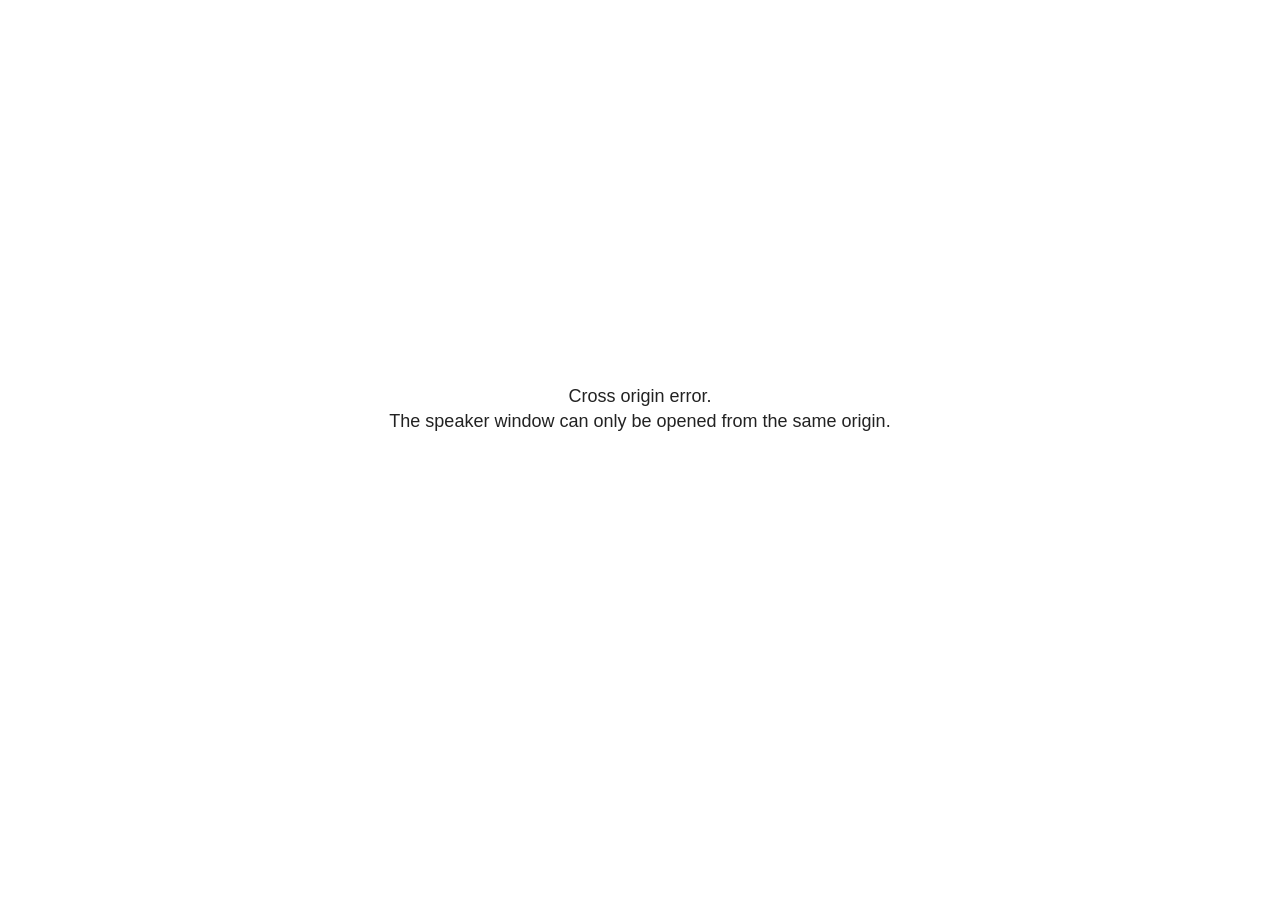
<file: presentation/lib/reveal.js/plugin/notes/speaker-view.html>
<!--
	NOTE: You need to build the notes plugin after making changes to this file.
-->
<html lang="en">
	<head>
		<meta charset="utf-8">

		<title>reveal.js - Speaker View</title>

		<style>
			body {
				font-family: Helvetica;
				font-size: 18px;
			}

			#current-slide,
			#upcoming-slide,
			#speaker-controls {
				padding: 6px;
				box-sizing: border-box;
				-moz-box-sizing: border-box;
			}

			#current-slide iframe,
			#upcoming-slide iframe {
				width: 100%;
				height: 100%;
				border: 1px solid #ddd;
			}

			#current-slide .label,
			#upcoming-slide .label {
				position: absolute;
				top: 10px;
				left: 10px;
				z-index: 2;
			}

			#connection-status {
				position: absolute;
				top: 0;
				left: 0;
				width: 100%;
				height: 100%;
				z-index: 20;
				padding: 30% 20% 20% 20%;
				font-size: 18px;
				color: #222;
				background: #fff;
				text-align: center;
				box-sizing: border-box;
				line-height: 1.4;
			}

			.overlay-element {
				height: 34px;
				line-height: 34px;
				padding: 0 10px;
				text-shadow: none;
				background: rgba( 220, 220, 220, 0.8 );
				color: #222;
				font-size: 14px;
			}

			.overlay-element.interactive:hover {
				background: rgba( 220, 220, 220, 1 );
			}

			#current-slide {
				position: absolute;
				width: 60%;
				height: 100%;
				top: 0;
				left: 0;
				padding-right: 0;
			}

			#upcoming-slide {
				position: absolute;
				width: 40%;
				height: 40%;
				right: 0;
				top: 0;
			}

			/* Speaker controls */
			#speaker-controls {
				position: absolute;
				top: 40%;
				right: 0;
				width: 40%;
				height: 60%;
				overflow: auto;
				font-size: 18px;
			}

				.speaker-controls-time.hidden,
				.speaker-controls-notes.hidden {
					display: none;
				}

				.speaker-controls-time .label,
				.speaker-controls-pace .label,
				.speaker-controls-notes .label {
					text-transform: uppercase;
					font-weight: normal;
					font-size: 0.66em;
					color: #666;
					margin: 0;
				}

				.speaker-controls-time, .speaker-controls-pace {
					border-bottom: 1px solid rgba( 200, 200, 200, 0.5 );
					margin-bottom: 10px;
					padding: 10px 16px;
					padding-bottom: 20px;
					cursor: pointer;
				}

				.speaker-controls-time .reset-button {
					opacity: 0;
					float: right;
					color: #666;
					text-decoration: none;
				}
				.speaker-controls-time:hover .reset-button {
					opacity: 1;
				}

				.speaker-controls-time .timer,
				.speaker-controls-time .clock {
					width: 50%;
				}

				.speaker-controls-time .timer,
				.speaker-controls-time .clock,
				.speaker-controls-time .pacing .hours-value,
				.speaker-controls-time .pacing .minutes-value,
				.speaker-controls-time .pacing .seconds-value {
					font-size: 1.9em;
				}

				.speaker-controls-time .timer {
					float: left;
				}

				.speaker-controls-time .clock {
					float: right;
					text-align: right;
				}

				.speaker-controls-time span.mute {
					opacity: 0.3;
				}

				.speaker-controls-time .pacing-title {
					margin-top: 5px;
				}

				.speaker-controls-time .pacing.ahead {
					color: blue;
				}

				.speaker-controls-time .pacing.on-track {
					color: green;
				}

				.speaker-controls-time .pacing.behind {
					color: red;
				}

				.speaker-controls-notes {
					padding: 10px 16px;
				}

				.speaker-controls-notes .value {
					margin-top: 5px;
					line-height: 1.4;
					font-size: 1.2em;
				}

			/* Layout selector */
			#speaker-layout {
				position: absolute;
				top: 10px;
				right: 10px;
				color: #222;
				z-index: 10;
			}
				#speaker-layout select {
					position: absolute;
					width: 100%;
					height: 100%;
					top: 0;
					left: 0;
					border: 0;
					box-shadow: 0;
					cursor: pointer;
					opacity: 0;

					font-size: 1em;
					background-color: transparent;

					-moz-appearance: none;
					-webkit-appearance: none;
					-webkit-tap-highlight-color: rgba(0, 0, 0, 0);
				}

				#speaker-layout select:focus {
					outline: none;
					box-shadow: none;
				}

			.clear {
				clear: both;
			}

			/* Speaker layout: Wide */
			body[data-speaker-layout="wide"] #current-slide,
			body[data-speaker-layout="wide"] #upcoming-slide {
				width: 50%;
				height: 45%;
				padding: 6px;
			}

			body[data-speaker-layout="wide"] #current-slide {
				top: 0;
				left: 0;
			}

			body[data-speaker-layout="wide"] #upcoming-slide {
				top: 0;
				left: 50%;
			}

			body[data-speaker-layout="wide"] #speaker-controls {
				top: 45%;
				left: 0;
				width: 100%;
				height: 50%;
				font-size: 1.25em;
			}

			/* Speaker layout: Tall */
			body[data-speaker-layout="tall"] #current-slide,
			body[data-speaker-layout="tall"] #upcoming-slide {
				width: 45%;
				height: 50%;
				padding: 6px;
			}

			body[data-speaker-layout="tall"] #current-slide {
				top: 0;
				left: 0;
			}

			body[data-speaker-layout="tall"] #upcoming-slide {
				top: 50%;
				left: 0;
			}

			body[data-speaker-layout="tall"] #speaker-controls {
				padding-top: 40px;
				top: 0;
				left: 45%;
				width: 55%;
				height: 100%;
				font-size: 1.25em;
			}

			/* Speaker layout: Notes only */
			body[data-speaker-layout="notes-only"] #current-slide,
			body[data-speaker-layout="notes-only"] #upcoming-slide {
				display: none;
			}

			body[data-speaker-layout="notes-only"] #speaker-controls {
				padding-top: 40px;
				top: 0;
				left: 0;
				width: 100%;
				height: 100%;
				font-size: 1.25em;
			}

			@media screen and (max-width: 1080px) {
				body[data-speaker-layout="default"] #speaker-controls {
					font-size: 16px;
				}
			}

			@media screen and (max-width: 900px) {
				body[data-speaker-layout="default"] #speaker-controls {
					font-size: 14px;
				}
			}

			@media screen and (max-width: 800px) {
				body[data-speaker-layout="default"] #speaker-controls {
					font-size: 12px;
				}
			}

		</style>
	</head>

	<body>

		<div id="connection-status">Loading speaker view...</div>

		<div id="current-slide"></div>
		<div id="upcoming-slide"><span class="overlay-element label">Upcoming</span></div>
		<div id="speaker-controls">
			<div class="speaker-controls-time">
				<h4 class="label">Time <span class="reset-button">Click to Reset</span></h4>
				<div class="clock">
					<span class="clock-value">0:00 AM</span>
				</div>
				<div class="timer">
					<span class="hours-value">00</span><span class="minutes-value">:00</span><span class="seconds-value">:00</span>
				</div>
				<div class="clear"></div>

				<h4 class="label pacing-title" style="display: none">Pacing – Time to finish current slide</h4>
				<div class="pacing" style="display: none">
					<span class="hours-value">00</span><span class="minutes-value">:00</span><span class="seconds-value">:00</span>
				</div>
			</div>

			<div class="speaker-controls-notes hidden">
				<h4 class="label">Notes</h4>
				<div class="value"></div>
			</div>
		</div>
		<div id="speaker-layout" class="overlay-element interactive">
			<span class="speaker-layout-label"></span>
			<select class="speaker-layout-dropdown"></select>
		</div>

		<script>

			(function() {

				var notes,
					notesValue,
					currentState,
					currentSlide,
					upcomingSlide,
					layoutLabel,
					layoutDropdown,
					pendingCalls = {},
					lastRevealApiCallId = 0,
					connected = false

				var connectionStatus = document.querySelector( '#connection-status' );

				var SPEAKER_LAYOUTS = {
					'default': 'Default',
					'wide': 'Wide',
					'tall': 'Tall',
					'notes-only': 'Notes only'
				};

				setupLayout();

				let openerOrigin;

				try {
					openerOrigin = window.opener.location.origin;
				}
				catch ( error ) { console.warn( error ) }

				// In order to prevent XSS, the speaker view will only run if its
				// opener has the same origin as itself
				if( window.location.origin !== openerOrigin ) {
					connectionStatus.innerHTML = 'Cross origin error.<br>The speaker window can only be opened from the same origin.';
					return;
				}

				var connectionTimeout = setTimeout( function() {
					connectionStatus.innerHTML = 'Error connecting to main window.<br>Please try closing and reopening the speaker view.';
				}, 5000 );

				window.addEventListener( 'message', function( event ) {

					// Validate the origin of all messages to avoid parsing messages
					// that aren't meant for us. Ignore when running off file:// so
					// that the speaker view continues to work without a web server.
					if( window.location.origin !== event.origin && window.location.origin !== 'file://' ) {
						return
					}

					clearTimeout( connectionTimeout );
					connectionStatus.style.display = 'none';

					var data = JSON.parse( event.data );

					// The overview mode is only useful to the reveal.js instance
					// where navigation occurs so we don't sync it
					if( data.state ) delete data.state.overview;

					// Messages sent by the notes plugin inside of the main window
					if( data && data.namespace === 'reveal-notes' ) {
						if( data.type === 'connect' ) {
							handleConnectMessage( data );
						}
						else if( data.type === 'state' ) {
							handleStateMessage( data );
						}
						else if( data.type === 'return' ) {
							pendingCalls[data.callId](data.result);
							delete pendingCalls[data.callId];
						}
					}
					// Messages sent by the reveal.js inside of the current slide preview
					else if( data && data.namespace === 'reveal' ) {
						const supportedEvents = [
							'slidechanged',
							'fragmentshown',
							'fragmenthidden',
							'paused',
							'resumed',
							'previewiframe',
							'previewimage',
							'previewvideo',
							'closeoverlay'
						];

						if( /ready/.test( data.eventName ) ) {
							// Send a message back to notify that the handshake is complete
							window.opener.postMessage( JSON.stringify({ namespace: 'reveal-notes', type: 'connected'} ), '*' );
						}
						else if( supportedEvents.includes( data.eventName ) && currentState !== JSON.stringify( data.state ) ) {
							dispatchStateToMainWindow( data.state );
						}
					}

				} );

				/**
				 * Updates the presentation in the main window to match the state
				 * of the presentation in the notes window.
				 */
				const dispatchStateToMainWindow = debounce(( state ) => {
					window.opener.postMessage( JSON.stringify({ method: 'setState', args: [ state ]} ), '*' );
				}, 500);

				/**
				 * Asynchronously calls the Reveal.js API of the main frame.
				 */
				function callRevealApi( methodName, methodArguments, callback ) {

					var callId = ++lastRevealApiCallId;
					pendingCalls[callId] = callback;
					window.opener.postMessage( JSON.stringify( {
						namespace: 'reveal-notes',
						type: 'call',
						callId: callId,
						methodName: methodName,
						arguments: methodArguments
					} ), '*' );

				}

				/**
				 * Called when the main window is trying to establish a
				 * connection.
				 */
				function handleConnectMessage( data ) {

					if( connected === false ) {
						connected = true;

						setupIframes( data );
						setupKeyboard();
						setupNotes();
						setupTimer();
						setupHeartbeat();
					}

				}

				/**
				 * Called when the main window sends an updated state.
				 */
				function handleStateMessage( data ) {

					// Store the most recently set state to avoid circular loops
					// applying the same state
					currentState = JSON.stringify( data.state );

					// No need for updating the notes in case of fragment changes
					if ( data.notes ) {
						notes.classList.remove( 'hidden' );
						notesValue.style.whiteSpace = data.whitespace;
						if( data.markdown ) {
							notesValue.innerHTML = marked( data.notes );
						}
						else {
							notesValue.innerHTML = data.notes;
						}
					}
					else {
						notes.classList.add( 'hidden' );
					}

					// Don't show lightboxes in the upcoming slide
					const { previewVideo, previewImage, previewIframe, ...upcomingState } = data.state;

					// Update the note slides
					currentSlide.contentWindow.postMessage( JSON.stringify({ method: 'setState', args: [ data.state ] }), '*' );
					upcomingSlide.contentWindow.postMessage( JSON.stringify({ method: 'setState', args: [ upcomingState ] }), '*' );
					upcomingSlide.contentWindow.postMessage( JSON.stringify({ method: 'next' }), '*' );

				}

				// Limit to max one state update per X ms
				handleStateMessage = debounce( handleStateMessage, 200 );

				/**
				 * Forward keyboard events to the current slide window.
				 * This enables keyboard events to work even if focus
				 * isn't set on the current slide iframe.
				 *
				 * Block F5 default handling, it reloads and disconnects
				 * the speaker notes window.
				 */
				function setupKeyboard() {

					document.addEventListener( 'keydown', function( event ) {
						if( event.keyCode === 116 || ( event.metaKey && event.keyCode === 82 ) ) {
							event.preventDefault();
							return false;
						}
						currentSlide.contentWindow.postMessage( JSON.stringify({ method: 'triggerKey', args: [ event.keyCode ] }), '*' );
					} );

				}

				/**
				 * Creates the preview iframes.
				 */
				function setupIframes( data ) {

					var params = [
						'receiver',
						'progress=false',
						'history=false',
						'transition=none',
						'autoSlide=0',
						'backgroundTransition=none'
					].join( '&' );

					var urlSeparator = /\?/.test(data.url) ? '&' : '?';
					var hash = '#/' + data.state.indexh + '/' + data.state.indexv;
					var currentURL = data.url + urlSeparator + params + '&scrollActivationWidth=false&postMessageEvents=true' + hash;
					var upcomingURL = data.url + urlSeparator + params + '&scrollActivationWidth=false&controls=false' + hash;

					currentSlide = document.createElement( 'iframe' );
					currentSlide.setAttribute( 'width', 1280 );
					currentSlide.setAttribute( 'height', 1024 );
					currentSlide.setAttribute( 'src', currentURL );
					document.querySelector( '#current-slide' ).appendChild( currentSlide );

					upcomingSlide = document.createElement( 'iframe' );
					upcomingSlide.setAttribute( 'width', 640 );
					upcomingSlide.setAttribute( 'height', 512 );
					upcomingSlide.setAttribute( 'src', upcomingURL );
					document.querySelector( '#upcoming-slide' ).appendChild( upcomingSlide );

				}

				/**
				 * Setup the notes UI.
				 */
				function setupNotes() {

					notes = document.querySelector( '.speaker-controls-notes' );
					notesValue = document.querySelector( '.speaker-controls-notes .value' );

				}

				/**
				 * We send out a heartbeat at all times to ensure we can
				 * reconnect with the main presentation window after reloads.
				 */
				function setupHeartbeat() {

					setInterval( () => {
						window.opener.postMessage( JSON.stringify({ namespace: 'reveal-notes', type: 'heartbeat'} ), '*' );
					}, 1000 );

				}

				function getTimings( callback ) {

					callRevealApi( 'getSlidesAttributes', [], function ( slideAttributes ) {
						callRevealApi( 'getConfig', [], function ( config ) {
							var totalTime = config.totalTime;
							var minTimePerSlide = config.minimumTimePerSlide || 0;
							var defaultTiming = config.defaultTiming;
							if ((defaultTiming == null) && (totalTime == null)) {
								callback(null);
								return;
							}
							// Setting totalTime overrides defaultTiming
							if (totalTime) {
								defaultTiming = 0;
							}
							var timings = [];
							for ( var i in slideAttributes ) {
								var slide = slideAttributes[ i ];
								var timing = defaultTiming;
								if( slide.hasOwnProperty( 'data-timing' )) {
									var t = slide[ 'data-timing' ];
									timing = parseInt(t);
									if( isNaN(timing) ) {
										console.warn("Could not parse timing '" + t + "' of slide " + i + "; using default of " + defaultTiming);
										timing = defaultTiming;
									}
								}
								timings.push(timing);
							}
							if ( totalTime ) {
								// After we've allocated time to individual slides, we summarize it and
								// subtract it from the total time
								var remainingTime = totalTime - timings.reduce( function(a, b) { return a + b; }, 0 );
								// The remaining time is divided by the number of slides that have 0 seconds
								// allocated at the moment, giving the average time-per-slide on the remaining slides
								var remainingSlides = (timings.filter( function(x) { return x == 0 }) ).length
								var timePerSlide = Math.round( remainingTime / remainingSlides, 0 )
								// And now we replace every zero-value timing with that average
								timings = timings.map( function(x) { return (x==0 ? timePerSlide : x) } );
							}
							var slidesUnderMinimum = timings.filter( function(x) { return (x < minTimePerSlide) } ).length
							if ( slidesUnderMinimum ) {
								message = "The pacing time for " + slidesUnderMinimum + " slide(s) is under the configured minimum of " + minTimePerSlide + " seconds. Check the data-timing attribute on individual slides, or consider increasing the totalTime or minimumTimePerSlide configuration options (or removing some slides).";
								alert(message);
							}
							callback( timings );
						} );
					} );

				}

				/**
				 * Return the number of seconds allocated for presenting
				 * all slides up to and including this one.
				 */
				function getTimeAllocated( timings, callback ) {

					callRevealApi( 'getSlidePastCount', [], function ( currentSlide ) {
						var allocated = 0;
						for (var i in timings.slice(0, currentSlide + 1)) {
							allocated += timings[i];
						}
						callback( allocated );
					} );

				}

				/**
				 * Create the timer and clock and start updating them
				 * at an interval.
				 */
				function setupTimer() {

					var start = new Date(),
					timeEl = document.querySelector( '.speaker-controls-time' ),
					clockEl = timeEl.querySelector( '.clock-value' ),
					hoursEl = timeEl.querySelector( '.hours-value' ),
					minutesEl = timeEl.querySelector( '.minutes-value' ),
					secondsEl = timeEl.querySelector( '.seconds-value' ),
					pacingTitleEl = timeEl.querySelector( '.pacing-title' ),
					pacingEl = timeEl.querySelector( '.pacing' ),
					pacingHoursEl = pacingEl.querySelector( '.hours-value' ),
					pacingMinutesEl = pacingEl.querySelector( '.minutes-value' ),
					pacingSecondsEl = pacingEl.querySelector( '.seconds-value' );

					var timings = null;
					getTimings( function ( _timings ) {

						timings = _timings;
						if (_timings !== null) {
							pacingTitleEl.style.removeProperty('display');
							pacingEl.style.removeProperty('display');
						}

						// Update once directly
						_updateTimer();

						// Then update every second
						setInterval( _updateTimer, 1000 );

					} );


					function _resetTimer() {

						if (timings == null) {
							start = new Date();
							_updateTimer();
						}
						else {
							// Reset timer to beginning of current slide
							getTimeAllocated( timings, function ( slideEndTimingSeconds ) {
								var slideEndTiming = slideEndTimingSeconds * 1000;
								callRevealApi( 'getSlidePastCount', [], function ( currentSlide ) {
									var currentSlideTiming = timings[currentSlide] * 1000;
									var previousSlidesTiming = slideEndTiming - currentSlideTiming;
									var now = new Date();
									start = new Date(now.getTime() - previousSlidesTiming);
									_updateTimer();
								} );
							} );
						}

					}

					timeEl.addEventListener( 'click', function() {
						_resetTimer();
						return false;
					} );

					function _displayTime( hrEl, minEl, secEl, time) {

						var sign = Math.sign(time) == -1 ? "-" : "";
						time = Math.abs(Math.round(time / 1000));
						var seconds = time % 60;
						var minutes = Math.floor( time / 60 ) % 60 ;
						var hours = Math.floor( time / ( 60 * 60 )) ;
						hrEl.innerHTML = sign + zeroPadInteger( hours );
						if (hours == 0) {
							hrEl.classList.add( 'mute' );
						}
						else {
							hrEl.classList.remove( 'mute' );
						}
						minEl.innerHTML = ':' + zeroPadInteger( minutes );
						if (hours == 0 && minutes == 0) {
							minEl.classList.add( 'mute' );
						}
						else {
							minEl.classList.remove( 'mute' );
						}
						secEl.innerHTML = ':' + zeroPadInteger( seconds );
					}

					function _updateTimer() {

						var diff, hours, minutes, seconds,
						now = new Date();

						diff = now.getTime() - start.getTime();

						clockEl.innerHTML = now.toLocaleTimeString( 'en-US', { hour12: true, hour: '2-digit', minute:'2-digit' } );
						_displayTime( hoursEl, minutesEl, secondsEl, diff );
						if (timings !== null) {
							_updatePacing(diff);
						}

					}

					function _updatePacing(diff) {

						getTimeAllocated( timings, function ( slideEndTimingSeconds ) {
							var slideEndTiming = slideEndTimingSeconds * 1000;

							callRevealApi( 'getSlidePastCount', [], function ( currentSlide ) {
								var currentSlideTiming = timings[currentSlide] * 1000;
								var timeLeftCurrentSlide = slideEndTiming - diff;
								if (timeLeftCurrentSlide < 0) {
									pacingEl.className = 'pacing behind';
								}
								else if (timeLeftCurrentSlide < currentSlideTiming) {
									pacingEl.className = 'pacing on-track';
								}
								else {
									pacingEl.className = 'pacing ahead';
								}
								_displayTime( pacingHoursEl, pacingMinutesEl, pacingSecondsEl, timeLeftCurrentSlide );
							} );
						} );
					}

				}

				/**
				 * Sets up the speaker view layout and layout selector.
				 */
				function setupLayout() {

					layoutDropdown = document.querySelector( '.speaker-layout-dropdown' );
					layoutLabel = document.querySelector( '.speaker-layout-label' );

					// Render the list of available layouts
					for( var id in SPEAKER_LAYOUTS ) {
						var option = document.createElement( 'option' );
						option.setAttribute( 'value', id );
						option.textContent = SPEAKER_LAYOUTS[ id ];
						layoutDropdown.appendChild( option );
					}

					// Monitor the dropdown for changes
					layoutDropdown.addEventListener( 'change', function( event ) {

						setLayout( layoutDropdown.value );

					}, false );

					// Restore any currently persisted layout
					setLayout( getLayout() );

				}

				/**
				 * Sets a new speaker view layout. The layout is persisted
				 * in local storage.
				 */
				function setLayout( value ) {

					var title = SPEAKER_LAYOUTS[ value ];

					layoutLabel.innerHTML = 'Layout' + ( title ? ( ': ' + title ) : '' );
					layoutDropdown.value = value;

					document.body.setAttribute( 'data-speaker-layout', value );

					// Persist locally
					if( supportsLocalStorage() ) {
						window.localStorage.setItem( 'reveal-speaker-layout', value );
					}

				}

				/**
				 * Returns the ID of the most recently set speaker layout
				 * or our default layout if none has been set.
				 */
				function getLayout() {

					if( supportsLocalStorage() ) {
						var layout = window.localStorage.getItem( 'reveal-speaker-layout' );
						if( layout ) {
							return layout;
						}
					}

					// Default to the first record in the layouts hash
					for( var id in SPEAKER_LAYOUTS ) {
						return id;
					}

				}

				function supportsLocalStorage() {

					try {
						localStorage.setItem('test', 'test');
						localStorage.removeItem('test');
						return true;
					}
					catch( e ) {
						return false;
					}

				}

				function zeroPadInteger( num ) {

					var str = '00' + parseInt( num );
					return str.substring( str.length - 2 );

				}

				/**
				 * Limits the frequency at which a function can be called.
				 */
				function debounce( fn, ms ) {

					var lastTime = 0,
						timeout;

					return function() {

						var args = arguments;
						var context = this;

						clearTimeout( timeout );

						var timeSinceLastCall = Date.now() - lastTime;
						if( timeSinceLastCall > ms ) {
							fn.apply( context, args );
							lastTime = Date.now();
						}
						else {
							timeout = setTimeout( function() {
								fn.apply( context, args );
								lastTime = Date.now();
							}, ms - timeSinceLastCall );
						}

					}

				}

			})();

		</script>
	</body>
</html>
</file>
<file: presentation/lib/reveal.js/dist/reveal.css>
/**
 * reveal.js 5.2.0
 * https://revealjs.com
 * MIT licensed
 *
 * Copyright (C) 2011-2024 Hakim El Hattab, https://hakim.se
 */

.reveal .r-stretch,.reveal .stretch{max-width:none;max-height:none}.reveal pre.r-stretch code,.reveal pre.stretch code{height:100%;max-height:100%;box-sizing:border-box}.reveal .r-fit-text{display:inline-block;white-space:nowrap}.reveal .r-stack{display:grid;grid-template-rows:100%}.reveal .r-stack>*{grid-area:1/1;margin:auto}.reveal .r-hstack,.reveal .r-vstack{display:flex}.reveal .r-hstack img,.reveal .r-hstack video,.reveal .r-vstack img,.reveal .r-vstack video{min-width:0;min-height:0;object-fit:contain}.reveal .r-vstack{flex-direction:column;align-items:center;justify-content:center}.reveal .r-hstack{flex-direction:row;align-items:center;justify-content:center}.reveal .items-stretch{align-items:stretch}.reveal .items-start{align-items:flex-start}.reveal .items-center{align-items:center}.reveal .items-end{align-items:flex-end}.reveal .justify-between{justify-content:space-between}.reveal .justify-around{justify-content:space-around}.reveal .justify-start{justify-content:flex-start}.reveal .justify-center{justify-content:center}.reveal .justify-end{justify-content:flex-end}html.reveal-full-page{width:100%;height:100%;height:100vh;height:calc(var(--vh,1vh) * 100);height:100dvh;overflow:hidden}.reveal-viewport{height:100%;overflow:hidden;position:relative;line-height:1;margin:0;background-color:#fff;color:#000;--r-controls-spacing:12px;--r-overlay-header-height:40px;--r-overlay-margin:0px;--r-overlay-padding:6px;--r-overlay-gap:5px}@media screen and (max-width:1024px),(max-height:768px){.reveal-viewport{--r-overlay-header-height:26px}}.reveal-viewport:fullscreen{top:0!important;left:0!important;width:100%!important;height:100%!important;transform:none!important}.reveal .fragment{transition:all .2s ease}.reveal .fragment:not(.custom){opacity:0;visibility:hidden;will-change:opacity}.reveal .fragment.visible{opacity:1;visibility:inherit}.reveal .fragment.disabled{transition:none}.reveal .fragment.grow{opacity:1;visibility:inherit}.reveal .fragment.grow.visible{transform:scale(1.3)}.reveal .fragment.shrink{opacity:1;visibility:inherit}.reveal .fragment.shrink.visible{transform:scale(.7)}.reveal .fragment.zoom-in{transform:scale(.1)}.reveal .fragment.zoom-in.visible{transform:none}.reveal .fragment.fade-out{opacity:1;visibility:inherit}.reveal .fragment.fade-out.visible{opacity:0;visibility:hidden}.reveal .fragment.semi-fade-out{opacity:1;visibility:inherit}.reveal .fragment.semi-fade-out.visible{opacity:.5;visibility:inherit}.reveal .fragment.strike{opacity:1;visibility:inherit}.reveal .fragment.strike.visible{text-decoration:line-through}.reveal .fragment.fade-up{transform:translate(0,40px)}.reveal .fragment.fade-up.visible{transform:translate(0,0)}.reveal .fragment.fade-down{transform:translate(0,-40px)}.reveal .fragment.fade-down.visible{transform:translate(0,0)}.reveal .fragment.fade-right{transform:translate(-40px,0)}.reveal .fragment.fade-right.visible{transform:translate(0,0)}.reveal .fragment.fade-left{transform:translate(40px,0)}.reveal .fragment.fade-left.visible{transform:translate(0,0)}.reveal .fragment.current-visible,.reveal .fragment.fade-in-then-out{opacity:0;visibility:hidden}.reveal .fragment.current-visible.current-fragment,.reveal .fragment.fade-in-then-out.current-fragment{opacity:1;visibility:inherit}.reveal .fragment.fade-in-then-semi-out{opacity:0;visibility:hidden}.reveal .fragment.fade-in-then-semi-out.visible{opacity:.5;visibility:inherit}.reveal .fragment.fade-in-then-semi-out.current-fragment{opacity:1;visibility:inherit}.reveal .fragment.highlight-blue,.reveal .fragment.highlight-current-blue,.reveal .fragment.highlight-current-green,.reveal .fragment.highlight-current-red,.reveal .fragment.highlight-green,.reveal .fragment.highlight-red{opacity:1;visibility:inherit}.reveal .fragment.highlight-red.visible{color:#ff2c2d}.reveal .fragment.highlight-green.visible{color:#17ff2e}.reveal .fragment.highlight-blue.visible{color:#1b91ff}.reveal .fragment.highlight-current-red.current-fragment{color:#ff2c2d}.reveal .fragment.highlight-current-green.current-fragment{color:#17ff2e}.reveal .fragment.highlight-current-blue.current-fragment{color:#1b91ff}.reveal:after{content:"";font-style:italic}.reveal iframe{z-index:1}.reveal a{position:relative}@keyframes bounce-right{0%,10%,25%,40%,50%{transform:translateX(0)}20%{transform:translateX(10px)}30%{transform:translateX(-5px)}}@keyframes bounce-left{0%,10%,25%,40%,50%{transform:translateX(0)}20%{transform:translateX(-10px)}30%{transform:translateX(5px)}}@keyframes bounce-down{0%,10%,25%,40%,50%{transform:translateY(0)}20%{transform:translateY(10px)}30%{transform:translateY(-5px)}}.reveal .controls{display:none;position:absolute;top:auto;bottom:var(--r-controls-spacing);right:var(--r-controls-spacing);left:auto;z-index:11;color:#000;pointer-events:none;font-size:10px}.reveal .controls button{position:absolute;padding:0;background-color:transparent;border:0;outline:0;cursor:pointer;color:currentColor;transform:scale(.9999);transition:color .2s ease,opacity .2s ease,transform .2s ease;z-index:2;pointer-events:auto;font-size:inherit;visibility:hidden;opacity:0;-webkit-appearance:none;-webkit-tap-highlight-color:transparent}.reveal .controls .controls-arrow:after,.reveal .controls .controls-arrow:before{content:"";position:absolute;top:0;left:0;width:2.6em;height:.5em;border-radius:.25em;background-color:currentColor;transition:all .15s ease,background-color .8s ease;transform-origin:.2em 50%;will-change:transform}.reveal .controls .controls-arrow{position:relative;width:3.6em;height:3.6em}.reveal .controls .controls-arrow:before{transform:translateX(.5em) translateY(1.55em) rotate(45deg)}.reveal .controls .controls-arrow:after{transform:translateX(.5em) translateY(1.55em) rotate(-45deg)}.reveal .controls .controls-arrow:hover:before{transform:translateX(.5em) translateY(1.55em) rotate(40deg)}.reveal .controls .controls-arrow:hover:after{transform:translateX(.5em) translateY(1.55em) rotate(-40deg)}.reveal .controls .controls-arrow:active:before{transform:translateX(.5em) translateY(1.55em) rotate(36deg)}.reveal .controls .controls-arrow:active:after{transform:translateX(.5em) translateY(1.55em) rotate(-36deg)}.reveal .controls .navigate-left{right:6.4em;bottom:3.2em;transform:translateX(-10px)}.reveal .controls .navigate-left.highlight{animation:bounce-left 2s 50 both ease-out}.reveal .controls .navigate-right{right:0;bottom:3.2em;transform:translateX(10px)}.reveal .controls .navigate-right .controls-arrow{transform:rotate(180deg)}.reveal .controls .navigate-right.highlight{animation:bounce-right 2s 50 both ease-out}.reveal .controls .navigate-up{right:3.2em;bottom:6.4em;transform:translateY(-10px)}.reveal .controls .navigate-up .controls-arrow{transform:rotate(90deg)}.reveal .controls .navigate-down{right:3.2em;bottom:-1.4em;padding-bottom:1.4em;transform:translateY(10px)}.reveal .controls .navigate-down .controls-arrow{transform:rotate(-90deg)}.reveal .controls .navigate-down.highlight{animation:bounce-down 2s 50 both ease-out}.reveal .controls[data-controls-back-arrows=faded] .navigate-up.enabled{opacity:.3}.reveal .controls[data-controls-back-arrows=faded] .navigate-up.enabled:hover{opacity:1}.reveal .controls[data-controls-back-arrows=hidden] .navigate-up.enabled{opacity:0;visibility:hidden}.reveal .controls .enabled{visibility:visible;opacity:.9;cursor:pointer;transform:none}.reveal .controls .enabled.fragmented{opacity:.5}.reveal .controls .enabled.fragmented:hover,.reveal .controls .enabled:hover{opacity:1}.reveal:not(.rtl) .controls[data-controls-back-arrows=faded] .navigate-left.enabled{opacity:.3}.reveal:not(.rtl) .controls[data-controls-back-arrows=faded] .navigate-left.enabled:hover{opacity:1}.reveal:not(.rtl) .controls[data-controls-back-arrows=hidden] .navigate-left.enabled{opacity:0;visibility:hidden}.reveal.rtl .controls[data-controls-back-arrows=faded] .navigate-right.enabled{opacity:.3}.reveal.rtl .controls[data-controls-back-arrows=faded] .navigate-right.enabled:hover{opacity:1}.reveal.rtl .controls[data-controls-back-arrows=hidden] .navigate-right.enabled{opacity:0;visibility:hidden}.reveal[data-navigation-mode=linear].has-horizontal-slides .navigate-down,.reveal[data-navigation-mode=linear].has-horizontal-slides .navigate-up{display:none}.reveal:not(.has-vertical-slides) .controls .navigate-left,.reveal[data-navigation-mode=linear].has-horizontal-slides .navigate-left{bottom:1.4em;right:5.5em}.reveal:not(.has-vertical-slides) .controls .navigate-right,.reveal[data-navigation-mode=linear].has-horizontal-slides .navigate-right{bottom:1.4em;right:.5em}.reveal:not(.has-horizontal-slides) .controls .navigate-up{right:1.4em;bottom:5em}.reveal:not(.has-horizontal-slides) .controls .navigate-down{right:1.4em;bottom:.5em}.reveal.has-dark-background .controls{color:#fff}.reveal.has-light-background .controls{color:#000}.reveal.no-hover .controls .controls-arrow:active:before,.reveal.no-hover .controls .controls-arrow:hover:before{transform:translateX(.5em) translateY(1.55em) rotate(45deg)}.reveal.no-hover .controls .controls-arrow:active:after,.reveal.no-hover .controls .controls-arrow:hover:after{transform:translateX(.5em) translateY(1.55em) rotate(-45deg)}@media screen and (min-width:500px){.reveal-viewport{--r-controls-spacing:0.8em}.reveal .controls[data-controls-layout=edges]{top:0;right:0;bottom:0;left:0}.reveal .controls[data-controls-layout=edges] .navigate-down,.reveal .controls[data-controls-layout=edges] .navigate-left,.reveal .controls[data-controls-layout=edges] .navigate-right,.reveal .controls[data-controls-layout=edges] .navigate-up{bottom:auto;right:auto}.reveal .controls[data-controls-layout=edges] .navigate-left{top:50%;left:var(--r-controls-spacing);margin-top:-1.8em}.reveal .controls[data-controls-layout=edges] .navigate-right{top:50%;right:var(--r-controls-spacing);margin-top:-1.8em}.reveal .controls[data-controls-layout=edges] .navigate-up{top:var(--r-controls-spacing);left:50%;margin-left:-1.8em}.reveal .controls[data-controls-layout=edges] .navigate-down{bottom:calc(var(--r-controls-spacing) - 1.4em + .3em);left:50%;margin-left:-1.8em}}.reveal .progress{position:absolute;display:none;height:3px;width:100%;bottom:0;left:0;z-index:10;background-color:rgba(0,0,0,.2);color:#fff}.reveal .progress:after{content:"";display:block;position:absolute;height:10px;width:100%;top:-10px}.reveal .progress span{display:block;height:100%;width:100%;background-color:currentColor;transition:transform .8s cubic-bezier(.26,.86,.44,.985);transform-origin:0 0;transform:scaleX(0)}.reveal .slide-number{position:absolute;display:block;right:8px;bottom:8px;z-index:31;font-family:Helvetica,sans-serif;font-size:12px;line-height:1;color:#fff;background-color:rgba(0,0,0,.4);padding:5px}.reveal .slide-number a{color:currentColor}.reveal .slide-number-delimiter{margin:0 3px}.reveal{position:relative;width:100%;height:100%;overflow:hidden;touch-action:pinch-zoom}.reveal.embedded{touch-action:pan-y}.reveal.embedded.is-vertical-slide{touch-action:none}.reveal .slides{position:absolute;width:100%;height:100%;top:0;right:0;bottom:0;left:0;margin:auto;pointer-events:none;overflow:visible;z-index:1;text-align:center;perspective:600px;perspective-origin:50% 40%}.reveal .slides>section{perspective:600px}.reveal .slides>section,.reveal .slides>section>section{display:none;position:absolute;width:100%;pointer-events:auto;z-index:10;transform-style:flat;transition:transform-origin .8s cubic-bezier(.26,.86,.44,.985),transform .8s cubic-bezier(.26,.86,.44,.985),visibility .8s cubic-bezier(.26,.86,.44,.985),opacity .8s cubic-bezier(.26,.86,.44,.985)}.reveal[data-transition-speed=fast] .slides section{transition-duration:.4s}.reveal[data-transition-speed=slow] .slides section{transition-duration:1.2s}.reveal .slides section[data-transition-speed=fast]{transition-duration:.4s}.reveal .slides section[data-transition-speed=slow]{transition-duration:1.2s}.reveal .slides>section.stack{padding-top:0;padding-bottom:0;pointer-events:none;height:100%}.reveal .slides>section.present,.reveal .slides>section>section.present{display:block;z-index:11;opacity:1}.reveal .slides>section:empty,.reveal .slides>section>section:empty,.reveal .slides>section>section[data-background-interactive],.reveal .slides>section[data-background-interactive]{pointer-events:none}.reveal.center,.reveal.center .slides,.reveal.center .slides section{min-height:0!important}.reveal .slides>section:not(.present),.reveal .slides>section>section:not(.present){pointer-events:none}.reveal.overview .slides>section,.reveal.overview .slides>section>section{pointer-events:auto}.reveal .slides>section.future,.reveal .slides>section.future>section,.reveal .slides>section.past,.reveal .slides>section.past>section,.reveal .slides>section>section.future,.reveal .slides>section>section.past{opacity:0}.reveal .slides>section[data-transition=slide].past,.reveal .slides>section[data-transition~=slide-out].past,.reveal.slide .slides>section:not([data-transition]).past{transform:translate(-150%,0)}.reveal .slides>section[data-transition=slide].future,.reveal .slides>section[data-transition~=slide-in].future,.reveal.slide .slides>section:not([data-transition]).future{transform:translate(150%,0)}.reveal .slides>section>section[data-transition=slide].past,.reveal .slides>section>section[data-transition~=slide-out].past,.reveal.slide .slides>section>section:not([data-transition]).past{transform:translate(0,-150%)}.reveal .slides>section>section[data-transition=slide].future,.reveal .slides>section>section[data-transition~=slide-in].future,.reveal.slide .slides>section>section:not([data-transition]).future{transform:translate(0,150%)}.reveal .slides>section[data-transition=linear].past,.reveal .slides>section[data-transition~=linear-out].past,.reveal.linear .slides>section:not([data-transition]).past{transform:translate(-150%,0)}.reveal .slides>section[data-transition=linear].future,.reveal .slides>section[data-transition~=linear-in].future,.reveal.linear .slides>section:not([data-transition]).future{transform:translate(150%,0)}.reveal .slides>section>section[data-transition=linear].past,.reveal .slides>section>section[data-transition~=linear-out].past,.reveal.linear .slides>section>section:not([data-transition]).past{transform:translate(0,-150%)}.reveal .slides>section>section[data-transition=linear].future,.reveal .slides>section>section[data-transition~=linear-in].future,.reveal.linear .slides>section>section:not([data-transition]).future{transform:translate(0,150%)}.reveal .slides section[data-transition=default].stack,.reveal.default .slides section.stack{transform-style:preserve-3d}.reveal .slides>section[data-transition=default].past,.reveal .slides>section[data-transition~=default-out].past,.reveal.default .slides>section:not([data-transition]).past{transform:translate3d(-100%,0,0) rotateY(-90deg) translate3d(-100%,0,0)}.reveal .slides>section[data-transition=default].future,.reveal .slides>section[data-transition~=default-in].future,.reveal.default .slides>section:not([data-transition]).future{transform:translate3d(100%,0,0) rotateY(90deg) translate3d(100%,0,0)}.reveal .slides>section>section[data-transition=default].past,.reveal .slides>section>section[data-transition~=default-out].past,.reveal.default .slides>section>section:not([data-transition]).past{transform:translate3d(0,-300px,0) rotateX(70deg) translate3d(0,-300px,0)}.reveal .slides>section>section[data-transition=default].future,.reveal .slides>section>section[data-transition~=default-in].future,.reveal.default .slides>section>section:not([data-transition]).future{transform:translate3d(0,300px,0) rotateX(-70deg) translate3d(0,300px,0)}.reveal .slides section[data-transition=convex].stack,.reveal.convex .slides section.stack{transform-style:preserve-3d}.reveal .slides>section[data-transition=convex].past,.reveal .slides>section[data-transition~=convex-out].past,.reveal.convex .slides>section:not([data-transition]).past{transform:translate3d(-100%,0,0) rotateY(-90deg) translate3d(-100%,0,0)}.reveal .slides>section[data-transition=convex].future,.reveal .slides>section[data-transition~=convex-in].future,.reveal.convex .slides>section:not([data-transition]).future{transform:translate3d(100%,0,0) rotateY(90deg) translate3d(100%,0,0)}.reveal .slides>section>section[data-transition=convex].past,.reveal .slides>section>section[data-transition~=convex-out].past,.reveal.convex .slides>section>section:not([data-transition]).past{transform:translate3d(0,-300px,0) rotateX(70deg) translate3d(0,-300px,0)}.reveal .slides>section>section[data-transition=convex].future,.reveal .slides>section>section[data-transition~=convex-in].future,.reveal.convex .slides>section>section:not([data-transition]).future{transform:translate3d(0,300px,0) rotateX(-70deg) translate3d(0,300px,0)}.reveal .slides section[data-transition=concave].stack,.reveal.concave .slides section.stack{transform-style:preserve-3d}.reveal .slides>section[data-transition=concave].past,.reveal .slides>section[data-transition~=concave-out].past,.reveal.concave .slides>section:not([data-transition]).past{transform:translate3d(-100%,0,0) rotateY(90deg) translate3d(-100%,0,0)}.reveal .slides>section[data-transition=concave].future,.reveal .slides>section[data-transition~=concave-in].future,.reveal.concave .slides>section:not([data-transition]).future{transform:translate3d(100%,0,0) rotateY(-90deg) translate3d(100%,0,0)}.reveal .slides>section>section[data-transition=concave].past,.reveal .slides>section>section[data-transition~=concave-out].past,.reveal.concave .slides>section>section:not([data-transition]).past{transform:translate3d(0,-80%,0) rotateX(-70deg) translate3d(0,-80%,0)}.reveal .slides>section>section[data-transition=concave].future,.reveal .slides>section>section[data-transition~=concave-in].future,.reveal.concave .slides>section>section:not([data-transition]).future{transform:translate3d(0,80%,0) rotateX(70deg) translate3d(0,80%,0)}.reveal .slides section[data-transition=zoom],.reveal.zoom .slides section:not([data-transition]){transition-timing-function:ease}.reveal .slides>section[data-transition=zoom].past,.reveal .slides>section[data-transition~=zoom-out].past,.reveal.zoom .slides>section:not([data-transition]).past{visibility:hidden;transform:scale(16)}.reveal .slides>section[data-transition=zoom].future,.reveal .slides>section[data-transition~=zoom-in].future,.reveal.zoom .slides>section:not([data-transition]).future{visibility:hidden;transform:scale(.2)}.reveal .slides>section>section[data-transition=zoom].past,.reveal .slides>section>section[data-transition~=zoom-out].past,.reveal.zoom .slides>section>section:not([data-transition]).past{transform:scale(16)}.reveal .slides>section>section[data-transition=zoom].future,.reveal .slides>section>section[data-transition~=zoom-in].future,.reveal.zoom .slides>section>section:not([data-transition]).future{transform:scale(.2)}.reveal.cube .slides{perspective:1300px}.reveal.cube .slides section{padding:30px;min-height:700px;backface-visibility:hidden;box-sizing:border-box;transform-style:preserve-3d}.reveal.center.cube .slides section{min-height:0}.reveal.cube .slides section:not(.stack):before{content:"";position:absolute;display:block;width:100%;height:100%;left:0;top:0;background:rgba(0,0,0,.1);border-radius:4px;transform:translateZ(-20px)}.reveal.cube .slides section:not(.stack):after{content:"";position:absolute;display:block;width:90%;height:30px;left:5%;bottom:0;background:0 0;z-index:1;border-radius:4px;box-shadow:0 95px 25px rgba(0,0,0,.2);transform:translateZ(-90px) rotateX(65deg)}.reveal.cube .slides>section.stack{padding:0;background:0 0}.reveal.cube .slides>section.past{transform-origin:100% 0;transform:translate3d(-100%,0,0) rotateY(-90deg)}.reveal.cube .slides>section.future{transform-origin:0 0;transform:translate3d(100%,0,0) rotateY(90deg)}.reveal.cube .slides>section>section.past{transform-origin:0 100%;transform:translate3d(0,-100%,0) rotateX(90deg)}.reveal.cube .slides>section>section.future{transform-origin:0 0;transform:translate3d(0,100%,0) rotateX(-90deg)}.reveal.page .slides{perspective-origin:0 50%;perspective:3000px}.reveal.page .slides section{padding:30px;min-height:700px;box-sizing:border-box;transform-style:preserve-3d}.reveal.page .slides section.past{z-index:12}.reveal.page .slides section:not(.stack):before{content:"";position:absolute;display:block;width:100%;height:100%;left:0;top:0;background:rgba(0,0,0,.1);transform:translateZ(-20px)}.reveal.page .slides section:not(.stack):after{content:"";position:absolute;display:block;width:90%;height:30px;left:5%;bottom:0;background:0 0;z-index:1;border-radius:4px;box-shadow:0 95px 25px rgba(0,0,0,.2);transform:translateZ(-90px) rotateX(65deg)}.reveal.page .slides>section.stack{padding:0;background:0 0}.reveal.page .slides>section.past{transform-origin:0 0;transform:translate3d(-40%,0,0) rotateY(-80deg)}.reveal.page .slides>section.future{transform-origin:100% 0;transform:translate3d(0,0,0)}.reveal.page .slides>section>section.past{transform-origin:0 0;transform:translate3d(0,-40%,0) rotateX(80deg)}.reveal.page .slides>section>section.future{transform-origin:0 100%;transform:translate3d(0,0,0)}.reveal .slides section[data-transition=fade],.reveal.fade .slides section:not([data-transition]),.reveal.fade .slides>section>section:not([data-transition]){transform:none;transition:opacity .5s}.reveal.fade.overview .slides section,.reveal.fade.overview .slides>section>section{transition:none}.reveal .slides section[data-transition=none],.reveal.none .slides section:not([data-transition]){transform:none;transition:none}.reveal .pause-overlay{position:absolute;top:0;left:0;width:100%;height:100%;background:#000;visibility:hidden;opacity:0;z-index:100;transition:all 1s ease}.reveal .pause-overlay .resume-button{position:absolute;bottom:20px;right:20px;color:#ccc;border-radius:2px;padding:6px 14px;border:2px solid #ccc;font-size:16px;background:0 0;cursor:pointer}.reveal .pause-overlay .resume-button:hover{color:#fff;border-color:#fff}.reveal.paused .pause-overlay{visibility:visible;opacity:1}.reveal .no-transition,.reveal .no-transition *,.reveal .slides.disable-slide-transitions section{transition:none!important}.reveal .slides.disable-slide-transitions section{transform:none!important}.reveal .backgrounds{position:absolute;width:100%;height:100%;top:0;left:0;perspective:600px}.reveal .slide-background{display:none;position:absolute;width:100%;height:100%;opacity:0;visibility:hidden;overflow:hidden;background-color:rgba(0,0,0,0);transition:all .8s cubic-bezier(.26,.86,.44,.985)}.reveal .slide-background-content{position:absolute;width:100%;height:100%;background-position:50% 50%;background-repeat:no-repeat;background-size:cover}.reveal .slide-background.stack{display:block}.reveal .slide-background.present{opacity:1;visibility:visible;z-index:2}.print-pdf .reveal .slide-background{opacity:1!important;visibility:visible!important}.reveal .slide-background video{position:absolute;width:100%;height:100%;max-width:none;max-height:none;top:0;left:0;object-fit:cover}.reveal .slide-background[data-background-size=contain] video{object-fit:contain}.reveal>.backgrounds .slide-background[data-background-transition=none],.reveal[data-background-transition=none]>.backgrounds .slide-background:not([data-background-transition]){transition:none}.reveal>.backgrounds .slide-background[data-background-transition=slide],.reveal[data-background-transition=slide]>.backgrounds .slide-background:not([data-background-transition]){opacity:1}.reveal>.backgrounds .slide-background.past[data-background-transition=slide],.reveal[data-background-transition=slide]>.backgrounds .slide-background.past:not([data-background-transition]){transform:translate(-100%,0)}.reveal>.backgrounds .slide-background.future[data-background-transition=slide],.reveal[data-background-transition=slide]>.backgrounds .slide-background.future:not([data-background-transition]){transform:translate(100%,0)}.reveal>.backgrounds .slide-background>.slide-background.past[data-background-transition=slide],.reveal[data-background-transition=slide]>.backgrounds .slide-background>.slide-background.past:not([data-background-transition]){transform:translate(0,-100%)}.reveal>.backgrounds .slide-background>.slide-background.future[data-background-transition=slide],.reveal[data-background-transition=slide]>.backgrounds .slide-background>.slide-background.future:not([data-background-transition]){transform:translate(0,100%)}.reveal>.backgrounds .slide-background.past[data-background-transition=convex],.reveal[data-background-transition=convex]>.backgrounds .slide-background.past:not([data-background-transition]){opacity:0;transform:translate3d(-100%,0,0) rotateY(-90deg) translate3d(-100%,0,0)}.reveal>.backgrounds .slide-background.future[data-background-transition=convex],.reveal[data-background-transition=convex]>.backgrounds .slide-background.future:not([data-background-transition]){opacity:0;transform:translate3d(100%,0,0) rotateY(90deg) translate3d(100%,0,0)}.reveal>.backgrounds .slide-background>.slide-background.past[data-background-transition=convex],.reveal[data-background-transition=convex]>.backgrounds .slide-background>.slide-background.past:not([data-background-transition]){opacity:0;transform:translate3d(0,-100%,0) rotateX(90deg) translate3d(0,-100%,0)}.reveal>.backgrounds .slide-background>.slide-background.future[data-background-transition=convex],.reveal[data-background-transition=convex]>.backgrounds .slide-background>.slide-background.future:not([data-background-transition]){opacity:0;transform:translate3d(0,100%,0) rotateX(-90deg) translate3d(0,100%,0)}.reveal>.backgrounds .slide-background.past[data-background-transition=concave],.reveal[data-background-transition=concave]>.backgrounds .slide-background.past:not([data-background-transition]){opacity:0;transform:translate3d(-100%,0,0) rotateY(90deg) translate3d(-100%,0,0)}.reveal>.backgrounds .slide-background.future[data-background-transition=concave],.reveal[data-background-transition=concave]>.backgrounds .slide-background.future:not([data-background-transition]){opacity:0;transform:translate3d(100%,0,0) rotateY(-90deg) translate3d(100%,0,0)}.reveal>.backgrounds .slide-background>.slide-background.past[data-background-transition=concave],.reveal[data-background-transition=concave]>.backgrounds .slide-background>.slide-background.past:not([data-background-transition]){opacity:0;transform:translate3d(0,-100%,0) rotateX(-90deg) translate3d(0,-100%,0)}.reveal>.backgrounds .slide-background>.slide-background.future[data-background-transition=concave],.reveal[data-background-transition=concave]>.backgrounds .slide-background>.slide-background.future:not([data-background-transition]){opacity:0;transform:translate3d(0,100%,0) rotateX(90deg) translate3d(0,100%,0)}.reveal>.backgrounds .slide-background[data-background-transition=zoom],.reveal[data-background-transition=zoom]>.backgrounds .slide-background:not([data-background-transition]){transition-timing-function:ease}.reveal>.backgrounds .slide-background.past[data-background-transition=zoom],.reveal[data-background-transition=zoom]>.backgrounds .slide-background.past:not([data-background-transition]){opacity:0;visibility:hidden;transform:scale(16)}.reveal>.backgrounds .slide-background.future[data-background-transition=zoom],.reveal[data-background-transition=zoom]>.backgrounds .slide-background.future:not([data-background-transition]){opacity:0;visibility:hidden;transform:scale(.2)}.reveal>.backgrounds .slide-background>.slide-background.past[data-background-transition=zoom],.reveal[data-background-transition=zoom]>.backgrounds .slide-background>.slide-background.past:not([data-background-transition]){opacity:0;visibility:hidden;transform:scale(16)}.reveal>.backgrounds .slide-background>.slide-background.future[data-background-transition=zoom],.reveal[data-background-transition=zoom]>.backgrounds .slide-background>.slide-background.future:not([data-background-transition]){opacity:0;visibility:hidden;transform:scale(.2)}.reveal[data-transition-speed=fast]>.backgrounds .slide-background{transition-duration:.4s}.reveal[data-transition-speed=slow]>.backgrounds .slide-background{transition-duration:1.2s}.reveal [data-auto-animate-target^=unmatched]{will-change:opacity}.reveal section[data-auto-animate]:not(.stack):not([data-auto-animate=running]) [data-auto-animate-target^=unmatched]{opacity:0}.reveal.overview{perspective-origin:50% 50%;perspective:700px}.reveal.overview .slides section{height:100%;top:0!important;opacity:1!important;overflow:hidden;visibility:visible!important;cursor:pointer;box-sizing:border-box}.reveal.overview .slides section.present,.reveal.overview .slides section:hover{outline:10px solid rgba(150,150,150,.4);outline-offset:10px}.reveal.overview .slides section .fragment{opacity:1;transition:none}.reveal.overview .slides section:after,.reveal.overview .slides section:before{display:none!important}.reveal.overview .slides>section.stack{padding:0;top:0!important;background:0 0;outline:0;overflow:visible}.reveal.overview .backgrounds{perspective:inherit}.reveal.overview .backgrounds .slide-background{opacity:1;visibility:visible;outline:10px solid rgba(150,150,150,.1);outline-offset:10px}.reveal.overview .backgrounds .slide-background.stack{overflow:visible}.reveal.overview .slides section,.reveal.overview-deactivating .slides section{transition:none}.reveal.overview .backgrounds .slide-background,.reveal.overview-deactivating .backgrounds .slide-background{transition:none}.reveal.rtl .slides,.reveal.rtl .slides h1,.reveal.rtl .slides h2,.reveal.rtl .slides h3,.reveal.rtl .slides h4,.reveal.rtl .slides h5,.reveal.rtl .slides h6{direction:rtl;font-family:sans-serif}.reveal.rtl code,.reveal.rtl pre{direction:ltr}.reveal.rtl ol,.reveal.rtl ul{text-align:right}.reveal.rtl .progress span{transform-origin:100% 0}.reveal.has-parallax-background .backgrounds{transition:all .8s ease}.reveal.has-parallax-background[data-transition-speed=fast] .backgrounds{transition-duration:.4s}.reveal.has-parallax-background[data-transition-speed=slow] .backgrounds{transition-duration:1.2s}@keyframes fade-in{from{opacity:0}to{opacity:1}}@keyframes scale-up{from{transform:scale(.95)}to{transform:scale(1)}}.reveal [data-preview-image],.reveal [data-preview-link]:not(a):not([data-preview-link=false]),.reveal [data-preview-video]{cursor:zoom-in}.r-overlay{position:absolute;top:var(--r-overlay-margin);right:var(--r-overlay-margin);bottom:var(--r-overlay-margin);left:var(--r-overlay-margin);border-radius:min(var(--r-overlay-margin),6px);z-index:99;background:rgba(0,0,0,.95);-webkit-backdrop-filter:blur(10px);backdrop-filter:blur(10px);transition:all .3s ease;color:#fff;animation:fade-in .3s ease;font-family:ui-sans-serif,system-ui,-apple-system,Helvetica,sans-serif}.r-overlay-viewport{position:absolute;top:var(--r-overlay-padding);right:var(--r-overlay-padding);bottom:var(--r-overlay-padding);left:var(--r-overlay-padding);gap:var(--r-overlay-gap);display:flex;flex-direction:column}.r-overlay-header{display:flex;z-index:2;box-sizing:border-box;align-items:center;justify-content:flex-end;height:var(--r-overlay-header-height);gap:6px}.r-overlay-header .r-overlay-button{all:unset;display:flex;align-items:center;justify-content:center;min-width:var(--r-overlay-header-height);min-height:var(--r-overlay-header-height);padding:0 calc(var(--r-overlay-header-height)/ 4);opacity:1;border-radius:6px;font-size:18px;gap:8px;cursor:pointer;box-sizing:border-box}.r-overlay-header .r-overlay-button:hover{opacity:1;background-color:rgba(255,255,255,.15)}.r-overlay-header .icon{display:inline-block;width:20px;height:20px;background-position:50% 50%;background-size:100%;background-repeat:no-repeat}.r-overlay-close .icon{background-image:url([data-uri])}.r-overlay-external .icon{background-image:url([data-uri])}.r-overlay-content{position:relative;display:grid;place-items:center;border-radius:6px;overflow:hidden;flex-grow:1;background-color:rgba(20,20,20,.8);animation:scale-up .5s cubic-bezier(.26,.86,.44,.985)}.r-overlay-spinner{position:absolute;display:block;top:50%;left:50%;width:32px;height:32px;margin:-16px 0 0 -16px;z-index:10;background-image:url([data-uri]%2F%2F%2F6%2Bvr8nJybW1tcDAwOjo6Nvb26ioqKOjo7Ozs%2FLy8vz8%2FAAAAAAAAAAAACH%2FC05FVFNDQVBFMi4wAwEAAAAh%2FhpDcmVhdGVkIHdpdGggYWpheGxvYWQuaW5mbwAh%[base64]%2FV%2FnmOM82XiHRLYKhKP1oZmADdEAAAh%2BQQJCgAAACwAAAAAIAAgAAAE6hDISWlZpOrNp1lGNRSdRpDUolIGw5RUYhhHukqFu8DsrEyqnWThGvAmhVlteBvojpTDDBUEIFwMFBRAmBkSgOrBFZogCASwBDEY%2FCZSg7GSE0gSCjQBMVG023xWBhklAnoEdhQEfyNqMIcKjhRsjEdnezB%2BA4k8gTwJhFuiW4dokXiloUepBAp5qaKpp6%2BHo7aWW54wl7obvEe0kRuoplCGepwSx2jJvqHEmGt6whJpGpfJCHmOoNHKaHx61WiSR92E4lbFoq%2BB6QDtuetcaBPnW6%2BO7wDHpIiK9SaVK5GgV543tzjgGcghAgAh%[base64]%2B%2BG%2Bw48edZPK%2BM6hLJpQg484enXIdQFSS1u6UhksENEQAAIfkECQoAAAAsAAAAACAAIAAABOcQyEmpGKLqzWcZRVUQnZYg1aBSh2GUVEIQ2aQOE%2BG%2BcD4ntpWkZQj1JIiZIogDFFyHI0UxQwFugMSOFIPJftfVAEoZLBbcLEFhlQiqGp1Vd140AUklUN3eCA51C1EWMzMCezCBBmkxVIVHBWd3HHl9JQOIJSdSnJ0TDKChCwUJjoWMPaGqDKannasMo6WnM562R5YluZRwur0wpgqZE7NKUm%2BFNRPIhjBJxKZteWuIBMN4zRMIVIhffcgojwCF117i4nlLnY5ztRLsnOk%2BaV%2BoJY7V7m76PdkS4trKcdg0Zc0tTcKkRAAAIfkECQoAAAAsAAAAACAAIAAABO4QyEkpKqjqzScpRaVkXZWQEximw1BSCUEIlDohrft6cpKCk5xid5MNJTaAIkekKGQkWyKHkvhKsR7ARmitkAYDYRIbUQRQjWBwJRzChi9CRlBcY1UN4g0%[base64]%[base64]%2BE71SRQeyqUToLA7VxF0JDyIQh%2FMVVPMt1ECZlfcjZJ9mIKoaTl1MRIl5o4CUKXOwmyrCInCKqcWtvadL2SYhyASyNDJ0uIiRMDjI0Fd30%2FiI2UA5GSS5UDj2l6NoqgOgN4gksEBgYFf0FDqKgHnyZ9OX8HrgYHdHpcHQULXAS2qKpENRg7eAMLC7kTBaixUYFkKAzWAAnLC7FLVxLWDBLKCwaKTULgEwbLA4hJtOkSBNqITT3xEgfLpBtzE%2FjiuL04RGEBgwWhShRgQExHBAAh%2BQQJCgAAACwAAAAAIAAgAAAE7xDISWlSqerNpyJKhWRdlSAVoVLCWk6JKlAqAavhO9UkUHsqlE6CwO1cRdCQ8iEIfzFVTzLdRAmZX3I2SfZiCqGk5dTESJeaOAlClzsJsqwiJwiqnFrb2nS9kmIcgEsjQydLiIlHehhpejaIjzh9eomSjZR%[base64]%2BE71SRQeyqUToLA7VxF0JDyIQh%[base64]%2BE71SRQeyqUToLA7VxF0JDyIQh%2FMVVPMt1ECZlfcjZJ9mIKoaTl1MRIl5o4CUKXOwmyrCInCKqcWtvadL2SYhyASyNDJ0uIiUd6GAULDJCRiXo1CpGXDJOUjY%2BYip9DhToJA4RBLwMLCwVDfRgbBAaqqoZ1XBMHswsHtxtFaH1iqaoGNgAIxRpbFAgfPQSqpbgGBqUD1wBXeCYp1AYZ19JJOYgH1KwA4UBvQwXUBxPqVD9L3sbp2BNk2xvvFPJd%2BMFCN6HAAIKgNggY0KtEBAAh%[base64]%2BvsYMDAzZQPC9VCNkDWUhGkuE5PxJNwiUK4UfLzOlD4WvzAHaoG9nxPi5d%2BjYUqfAhhykOFwJWiAAAIfkECQoAAAAsAAAAACAAIAAABPAQyElpUqnqzaciSoVkXVUMFaFSwlpOCcMYlErAavhOMnNLNo8KsZsMZItJEIDIFSkLGQoQTNhIsFehRww2CQLKF0tYGKYSg%2BygsZIuNqJksKgbfgIGepNo2cIUB3V1B3IvNiBYNQaDSTtfhhx0CwVPI0UJe0%2Bbm4g5VgcGoqOcnjmjqDSdnhgEoamcsZuXO1aWQy8KAwOAuTYYGwi7w5h%2BKr0SJ8MFihpNbx%2B4Erq7BYBuzsdiH1jCAzoSfl0rVirNbRXlBBlLX%2BBP0XJLAPGzTkAuAOqb0WT5AH7OcdCm5B8TgRwSRKIHQtaLCwg1RAAAOwAAAAAAAAAAAA%3D%3D);visibility:hidden;opacity:0}.r-overlay-preview .r-overlay-content iframe{width:100%;height:100%;max-width:100%;max-height:100%;border:0;opacity:0;visibility:hidden;transition:all .3s ease}.r-overlay-preview[data-state=loaded] iframe{opacity:1;visibility:visible}.r-overlay-preview .r-overlay-content img,.r-overlay-preview .r-overlay-content video{position:absolute;max-width:100%;max-height:100%;width:100%;height:100%;margin:0;object-fit:scale-down}.r-overlay-preview[data-preview-fit=none] img,.r-overlay-preview[data-preview-fit=none] video{object-fit:none}.r-overlay-preview[data-preview-fit=scale-down] img,.r-overlay-preview[data-preview-fit=scale-down] video{object-fit:scale-down}.r-overlay-preview[data-preview-fit=contain] img,.r-overlay-preview[data-preview-fit=contain] video{object-fit:contain}.r-overlay-preview[data-preview-fit=cover] img,.r-overlay-preview[data-preview-fit=cover] video{object-fit:cover}.r-overlay-preview[data-state=loaded] .r-overlay-content-inner{position:absolute;z-index:-1;left:0;top:45%;width:100%;text-align:center;letter-spacing:normal}.r-overlay-preview .r-overlay-error{font-size:18px;color:orange}.r-overlay-preview .x-frame-error{opacity:0;transition:opacity .3s ease .3s}.r-overlay-preview[data-state=loaded] .x-frame-error{opacity:1}.r-overlay-preview[data-state=loading] .r-overlay-spinner{opacity:.6;visibility:visible}.r-overlay-help .r-overlay-content{overflow:auto}.r-overlay-help-content{max-width:560px;padding:20px 0;margin:auto;text-align:center;letter-spacing:normal}.r-overlay-help-content .title{font-size:20px;margin-top:0}.r-overlay-help .r-overlay-help-content table{border:1px solid #fff;border-collapse:collapse;font-size:16px;text-align:left}.r-overlay-help .r-overlay-help-content table td,.r-overlay-help .r-overlay-help-content table th{width:240px;padding:14px;border:1px solid #fff;vertical-align:middle}.r-overlay-help .r-overlay-help-content table th{padding-top:20px;padding-bottom:20px}.reveal .playback{position:absolute;left:15px;bottom:20px;z-index:30;cursor:pointer;transition:all .4s ease;-webkit-tap-highlight-color:transparent}.reveal.overview .playback{opacity:0;visibility:hidden}.reveal .hljs{min-height:100%}.reveal .hljs table{margin:initial}.reveal .hljs-ln-code,.reveal .hljs-ln-numbers{padding:0;border:0}.reveal .hljs-ln-numbers{opacity:.6;padding-right:.75em;text-align:right;vertical-align:top}.reveal .hljs.has-highlights tr:not(.highlight-line){opacity:.4}.reveal .hljs.has-highlights.fragment{transition:all .2s ease}.reveal .hljs:not(:first-child).fragment{position:absolute;top:0;left:0;width:100%;box-sizing:border-box}.reveal pre[data-auto-animate-target]{overflow:hidden}.reveal pre[data-auto-animate-target] code{height:100%}.reveal .roll{display:inline-block;line-height:1.2;overflow:hidden;vertical-align:top;perspective:400px;perspective-origin:50% 50%}.reveal .roll:hover{background:0 0;text-shadow:none}.reveal .roll span{display:block;position:relative;padding:0 2px;pointer-events:none;transition:all .4s ease;transform-origin:50% 0;transform-style:preserve-3d;backface-visibility:hidden}.reveal .roll:hover span{background:rgba(0,0,0,.5);transform:translate3d(0,0,-45px) rotateX(90deg)}.reveal .roll span:after{content:attr(data-title);display:block;position:absolute;left:0;top:0;padding:0 2px;backface-visibility:hidden;transform-origin:50% 0;transform:translate3d(0,110%,0) rotateX(-90deg)}.reveal aside.notes{display:none}.reveal .speaker-notes{display:none;position:absolute;width:33.3333333333%;height:100%;top:0;left:100%;padding:14px 18px 14px 18px;z-index:1;font-size:18px;line-height:1.4;border:1px solid rgba(0,0,0,.05);color:#222;background-color:#f5f5f5;overflow:auto;box-sizing:border-box;text-align:left;font-family:Helvetica,sans-serif;-webkit-overflow-scrolling:touch}.reveal .speaker-notes .notes-placeholder{color:#ccc;font-style:italic}.reveal .speaker-notes:focus{outline:0}.reveal .speaker-notes:before{content:"Speaker notes";display:block;margin-bottom:10px;opacity:.5}.reveal.show-notes{max-width:75%;overflow:visible}.reveal.show-notes .speaker-notes{display:block}@media screen and (min-width:1600px){.reveal .speaker-notes{font-size:20px}}@media screen and (max-width:1024px){.reveal.show-notes{border-left:0;max-width:none;max-height:70%;max-height:70vh;overflow:visible}.reveal.show-notes .speaker-notes{top:100%;left:0;width:100%;height:30vh;border:0}}@media screen and (max-width:600px){.reveal.show-notes{max-height:60%;max-height:60vh}.reveal.show-notes .speaker-notes{top:100%;height:40vh}.reveal .speaker-notes{font-size:14px}}.reveal .jump-to-slide{position:absolute;top:15px;left:15px;z-index:30;font-size:32px;-webkit-tap-highlight-color:transparent}.reveal .jump-to-slide-input{background:0 0;padding:8px;font-size:inherit;color:currentColor;border:0}.reveal .jump-to-slide-input::placeholder{color:currentColor;opacity:.5}.reveal.has-dark-background .jump-to-slide-input{color:#fff}.reveal.has-light-background .jump-to-slide-input{color:#222}.reveal .jump-to-slide-input:focus{outline:0}.zoomed .reveal *,.zoomed .reveal :after,.zoomed .reveal :before{backface-visibility:visible!important}.zoomed .reveal .controls,.zoomed .reveal .progress{opacity:0}.zoomed .reveal .roll span{background:0 0}.zoomed .reveal .roll span:after{visibility:hidden}.reveal-viewport.loading-scroll-mode{visibility:hidden}.reveal-viewport.reveal-scroll{margin:0 auto;overflow:auto;overflow-x:hidden;overflow-y:auto;z-index:1;--r-scrollbar-width:7px;--r-scrollbar-trigger-size:5px;--r-controls-spacing:8px}@media screen and (max-width:500px){.reveal-viewport.reveal-scroll{--r-scrollbar-width:3px;--r-scrollbar-trigger-size:3px}}.reveal-viewport.reveal-scroll .backgrounds,.reveal-viewport.reveal-scroll .controls,.reveal-viewport.reveal-scroll .playback,.reveal-viewport.reveal-scroll .progress,.reveal-viewport.reveal-scroll .slide-number,.reveal-viewport.reveal-scroll .speaker-notes{display:none!important}.reveal-viewport.reveal-scroll .pause-overlay,.reveal-viewport.reveal-scroll .r-overlay{position:fixed}.reveal-viewport.reveal-scroll .reveal{overflow:visible;touch-action:manipulation}.reveal-viewport.reveal-scroll .slides{position:static;pointer-events:initial;left:auto;top:auto;width:100%!important;margin:0;padding:0;overflow:visible;display:block;perspective:none;perspective-origin:50% 50%}.reveal-viewport.reveal-scroll .scroll-page{position:relative;width:100%;height:calc(var(--page-height) + var(--page-scroll-padding));z-index:1;overflow:visible}.reveal-viewport.reveal-scroll .scroll-page-sticky{position:sticky;height:var(--page-height);top:0}.reveal-viewport.reveal-scroll .scroll-page-content{position:absolute;top:0;left:0;width:100%;height:100%;overflow:hidden}.reveal-viewport.reveal-scroll .scroll-page section{visibility:visible!important;display:block!important;position:absolute!important;width:var(--slide-width)!important;height:var(--slide-height)!important;top:50%!important;left:50%!important;opacity:1!important;transform:scale(var(--slide-scale)) translate(-50%,-50%)!important;transform-style:flat!important;transform-origin:0 0!important}.reveal-viewport.reveal-scroll .slide-background{display:block!important;position:absolute;top:0;left:0;width:100%;height:100%;z-index:auto!important;visibility:visible;opacity:1;touch-action:manipulation}.reveal-viewport.reveal-scroll[data-scrollbar=auto]::-webkit-scrollbar,.reveal-viewport.reveal-scroll[data-scrollbar=true]::-webkit-scrollbar{display:none}.reveal-viewport.reveal-scroll[data-scrollbar=auto],.reveal-viewport.reveal-scroll[data-scrollbar=true]{scrollbar-width:none}.reveal-viewport.has-dark-background,.reveal.has-dark-background{--r-overlay-element-bg-color:240,240,240;--r-overlay-element-fg-color:0,0,0}.reveal-viewport.has-light-background,.reveal.has-light-background{--r-overlay-element-bg-color:0,0,0;--r-overlay-element-fg-color:240,240,240}.reveal-viewport.reveal-scroll .scrollbar{position:sticky;top:50%;z-index:20;opacity:0;transition:all .3s ease}.reveal-viewport.reveal-scroll .scrollbar.visible,.reveal-viewport.reveal-scroll .scrollbar:hover{opacity:1}.reveal-viewport.reveal-scroll .scrollbar .scrollbar-inner{position:absolute;width:var(--r-scrollbar-width);height:calc(var(--viewport-height) - var(--r-controls-spacing) * 2);right:var(--r-controls-spacing);top:0;transform:translateY(-50%);border-radius:var(--r-scrollbar-width);z-index:10}.reveal-viewport.reveal-scroll .scrollbar .scrollbar-playhead{position:absolute;width:var(--r-scrollbar-width);height:var(--r-scrollbar-width);top:0;left:0;border-radius:var(--r-scrollbar-width);background-color:rgba(var(--r-overlay-element-bg-color),1);z-index:11;transition:background-color .2s ease}.reveal-viewport.reveal-scroll .scrollbar .scrollbar-slide{position:absolute;width:100%;background-color:rgba(var(--r-overlay-element-bg-color),.2);box-shadow:0 0 0 1px rgba(var(--r-overlay-element-fg-color),.1);border-radius:var(--r-scrollbar-width);transition:background-color .2s ease}.reveal-viewport.reveal-scroll .scrollbar .scrollbar-slide:after{content:"";position:absolute;width:200%;height:100%;top:0;left:-50%;background:rgba(0,0,0,0);z-index:-1}.reveal-viewport.reveal-scroll .scrollbar .scrollbar-slide.active,.reveal-viewport.reveal-scroll .scrollbar .scrollbar-slide:hover{background-color:rgba(var(--r-overlay-element-bg-color),.4)}.reveal-viewport.reveal-scroll .scrollbar .scrollbar-trigger{position:absolute;width:100%;transition:background-color .2s ease}.reveal-viewport.reveal-scroll .scrollbar .scrollbar-slide.active.has-triggers{background-color:rgba(var(--r-overlay-element-bg-color),.4);z-index:10}.reveal-viewport.reveal-scroll .scrollbar .scrollbar-slide.active .scrollbar-trigger:after{content:"";position:absolute;width:var(--r-scrollbar-trigger-size);height:var(--r-scrollbar-trigger-size);border-radius:20px;top:50%;left:50%;transform:translate(-50%,-50%);background-color:rgba(var(--r-overlay-element-bg-color),1);transition:transform .2s ease,opacity .2s ease;opacity:.4}.reveal-viewport.reveal-scroll .scrollbar .scrollbar-slide.active .scrollbar-trigger.active:after,.reveal-viewport.reveal-scroll .scrollbar .scrollbar-slide.active .scrollbar-trigger.active~.scrollbar-trigger:after{opacity:1}.reveal-viewport.reveal-scroll .scrollbar .scrollbar-slide.active .scrollbar-trigger~.scrollbar-trigger.active:after{transform:translate(calc(var(--r-scrollbar-width) * -2),0);background-color:rgba(var(--r-overlay-element-bg-color),1)}html.reveal-print *{-webkit-print-color-adjust:exact}html.reveal-print{width:100%;height:100%;overflow:visible}html.reveal-print body{margin:0 auto!important;border:0;padding:0;float:none!important;overflow:visible}html.reveal-print .nestedarrow,html.reveal-print .reveal .controls,html.reveal-print .reveal .playback,html.reveal-print .reveal .progress,html.reveal-print .reveal.overview,html.reveal-print .state-background{display:none!important}html.reveal-print .reveal pre code{overflow:hidden!important}html.reveal-print .reveal{width:auto!important;height:auto!important;overflow:hidden!important}html.reveal-print .reveal .slides{position:static;width:100%!important;height:auto!important;zoom:1!important;pointer-events:initial;left:auto;top:auto;margin:0!important;padding:0!important;overflow:visible;display:block;perspective:none;perspective-origin:50% 50%}html.reveal-print .reveal .slides .pdf-page{position:relative;overflow:hidden;z-index:1;page-break-after:always}html.reveal-print .reveal .slides .pdf-page:last-of-type{page-break-after:avoid}html.reveal-print .reveal .slides section{visibility:visible!important;display:block!important;position:absolute!important;margin:0!important;padding:0!important;box-sizing:border-box!important;min-height:1px;opacity:1!important;transform-style:flat!important;transform:none!important}html.reveal-print .reveal section.stack{position:relative!important;margin:0!important;padding:0!important;page-break-after:avoid!important;height:auto!important;min-height:auto!important}html.reveal-print .reveal img{box-shadow:none}html.reveal-print .reveal .backgrounds{display:none}html.reveal-print .reveal .slide-background{display:block!important;position:absolute;top:0;left:0;width:100%;height:100%;z-index:auto!important}html.reveal-print .reveal.show-notes{max-width:none;max-height:none}html.reveal-print .reveal .speaker-notes-pdf{display:block;width:100%;height:auto;max-height:none;top:auto;right:auto;bottom:auto;left:auto;z-index:100}html.reveal-print .reveal .speaker-notes-pdf[data-layout=separate-page]{position:relative;color:inherit;background-color:transparent;padding:20px;page-break-after:always;border:0}html.reveal-print .reveal .slide-number-pdf{display:block;position:absolute;font-size:14px;visibility:visible}html.reveal-print .aria-status{display:none}@media print{html:not(.print-pdf){overflow:visible;width:auto;height:auto}html:not(.print-pdf) body{margin:0;padding:0;overflow:visible}html:not(.print-pdf) .reveal{background:#fff;font-size:20pt}html:not(.print-pdf) .reveal .backgrounds,html:not(.print-pdf) .reveal .controls,html:not(.print-pdf) .reveal .progress,html:not(.print-pdf) .reveal .slide-number,html:not(.print-pdf) .reveal .state-background{display:none!important}html:not(.print-pdf) .reveal li,html:not(.print-pdf) .reveal p,html:not(.print-pdf) .reveal td{font-size:20pt!important;color:#000}html:not(.print-pdf) .reveal h1,html:not(.print-pdf) .reveal h2,html:not(.print-pdf) .reveal h3,html:not(.print-pdf) .reveal h4,html:not(.print-pdf) .reveal h5,html:not(.print-pdf) .reveal h6{color:#000!important;height:auto;line-height:normal;text-align:left;letter-spacing:normal}html:not(.print-pdf) .reveal h1{font-size:28pt!important}html:not(.print-pdf) .reveal h2{font-size:24pt!important}html:not(.print-pdf) .reveal h3{font-size:22pt!important}html:not(.print-pdf) .reveal h4{font-size:22pt!important;font-variant:small-caps}html:not(.print-pdf) .reveal h5{font-size:21pt!important}html:not(.print-pdf) .reveal h6{font-size:20pt!important;font-style:italic}html:not(.print-pdf) .reveal a:link,html:not(.print-pdf) .reveal a:visited{color:#000!important;font-weight:700;text-decoration:underline}html:not(.print-pdf) .reveal div,html:not(.print-pdf) .reveal ol,html:not(.print-pdf) .reveal p,html:not(.print-pdf) .reveal ul{visibility:visible;position:static;width:auto;height:auto;display:block;overflow:visible;margin:0;text-align:left!important}html:not(.print-pdf) .reveal pre,html:not(.print-pdf) .reveal table{margin-left:0;margin-right:0}html:not(.print-pdf) .reveal pre code{padding:20px}html:not(.print-pdf) .reveal blockquote{margin:20px 0}html:not(.print-pdf) .reveal .slides{position:static!important;width:auto!important;height:auto!important;left:0!important;top:0!important;margin-left:0!important;margin-top:0!important;padding:0!important;zoom:1!important;transform:none!important;overflow:visible!important;display:block!important;text-align:left!important;perspective:none;perspective-origin:50% 50%}html:not(.print-pdf) .reveal .slides section{visibility:visible!important;position:static!important;width:auto!important;height:auto!important;display:block!important;overflow:visible!important;left:0!important;top:0!important;margin-left:0!important;margin-top:0!important;padding:60px 20px!important;z-index:auto!important;opacity:1!important;page-break-after:always!important;transform-style:flat!important;transform:none!important;transition:none!important}html:not(.print-pdf) .reveal .slides section.stack{padding:0!important}html:not(.print-pdf) .reveal .slides section:last-of-type{page-break-after:avoid!important}html:not(.print-pdf) .reveal .slides section .fragment{opacity:1!important;visibility:visible!important;transform:none!important}html:not(.print-pdf) .reveal .r-fit-text{white-space:normal!important}html:not(.print-pdf) .reveal section img{display:block;margin:15px 0;background:#fff;border:1px solid #666;box-shadow:none}html:not(.print-pdf) .reveal section small{font-size:.8em}html:not(.print-pdf) .reveal .hljs{max-height:100%;white-space:pre-wrap;word-wrap:break-word;word-break:break-word;font-size:15pt}html:not(.print-pdf) .reveal .hljs .hljs-ln-numbers{white-space:nowrap}html:not(.print-pdf) .reveal .hljs td{font-size:inherit!important;color:inherit!important}}
</file>
<file: presentation/lib/reveal.js/dist/theme/white.css>
/**
 * White theme for reveal.js. This is the opposite of the 'black' theme.
 *
 * By Hakim El Hattab, http://hakim.se
 */
@import url(./fonts/source-sans-pro/source-sans-pro.css);
section.has-dark-background, section.has-dark-background h1, section.has-dark-background h2, section.has-dark-background h3, section.has-dark-background h4, section.has-dark-background h5, section.has-dark-background h6 {
  color: #fff;
}

/*********************************************
 * GLOBAL STYLES
 *********************************************/
:root {
  --r-background-color: #fff;
  --r-main-font: Source Sans Pro, Helvetica, sans-serif;
  --r-main-font-size: 42px;
  --r-main-color: #222;
  --r-block-margin: 20px;
  --r-heading-margin: 0 0 20px 0;
  --r-heading-font: Source Sans Pro, Helvetica, sans-serif;
  --r-heading-color: #222;
  --r-heading-line-height: 1.2;
  --r-heading-letter-spacing: normal;
  --r-heading-text-transform: uppercase;
  --r-heading-text-shadow: none;
  --r-heading-font-weight: 600;
  --r-heading1-text-shadow: none;
  --r-heading1-size: 2.5em;
  --r-heading2-size: 1.6em;
  --r-heading3-size: 1.3em;
  --r-heading4-size: 1em;
  --r-code-font: monospace;
  --r-link-color: #2a76dd;
  --r-link-color-dark: rgb(30.7720647773, 99.5566801619, 192.7779352227);
  --r-link-color-hover: rgb(73.95, 138.55, 226.1);
  --r-selection-background-color: rgb(95.25, 152.25, 229.5);
  --r-selection-color: #fff;
  --r-overlay-element-bg-color: 0, 0, 0;
  --r-overlay-element-fg-color: 240, 240, 240;
}

.reveal-viewport {
  background: #fff;
  background-color: var(--r-background-color);
}

.reveal {
  font-family: var(--r-main-font);
  font-size: var(--r-main-font-size);
  font-weight: normal;
  color: var(--r-main-color);
}

.reveal ::selection {
  color: var(--r-selection-color);
  background: var(--r-selection-background-color);
  text-shadow: none;
}

.reveal ::-moz-selection {
  color: var(--r-selection-color);
  background: var(--r-selection-background-color);
  text-shadow: none;
}

.reveal .slides section,
.reveal .slides section > section {
  line-height: 1.3;
  font-weight: inherit;
}

/*********************************************
 * HEADERS
 *********************************************/
.reveal h1,
.reveal h2,
.reveal h3,
.reveal h4,
.reveal h5,
.reveal h6 {
  margin: var(--r-heading-margin);
  color: var(--r-heading-color);
  font-family: var(--r-heading-font);
  font-weight: var(--r-heading-font-weight);
  line-height: var(--r-heading-line-height);
  letter-spacing: var(--r-heading-letter-spacing);
  text-transform: var(--r-heading-text-transform);
  text-shadow: var(--r-heading-text-shadow);
  word-wrap: break-word;
}

.reveal h1 {
  font-size: var(--r-heading1-size);
}

.reveal h2 {
  font-size: var(--r-heading2-size);
}

.reveal h3 {
  font-size: var(--r-heading3-size);
}

.reveal h4 {
  font-size: var(--r-heading4-size);
}

.reveal h1 {
  text-shadow: var(--r-heading1-text-shadow);
}

/*********************************************
 * OTHER
 *********************************************/
.reveal p {
  margin: var(--r-block-margin) 0;
  line-height: 1.3;
}

/* Remove trailing margins after titles */
.reveal h1:last-child,
.reveal h2:last-child,
.reveal h3:last-child,
.reveal h4:last-child,
.reveal h5:last-child,
.reveal h6:last-child {
  margin-bottom: 0;
}

/* Ensure certain elements are never larger than the slide itself */
.reveal img,
.reveal video,
.reveal iframe {
  max-width: 95%;
  max-height: 95%;
}

.reveal strong,
.reveal b {
  font-weight: bold;
}

.reveal em {
  font-style: italic;
}

.reveal ol,
.reveal dl,
.reveal ul {
  display: inline-block;
  text-align: left;
  margin: 0 0 0 1em;
}

.reveal ol {
  list-style-type: decimal;
}

.reveal ul {
  list-style-type: disc;
}

.reveal ul ul {
  list-style-type: square;
}

.reveal ul ul ul {
  list-style-type: circle;
}

.reveal ul ul,
.reveal ul ol,
.reveal ol ol,
.reveal ol ul {
  display: block;
  margin-left: 40px;
}

.reveal dt {
  font-weight: bold;
}

.reveal dd {
  margin-left: 40px;
}

.reveal blockquote {
  display: block;
  position: relative;
  width: 70%;
  margin: var(--r-block-margin) auto;
  padding: 5px;
  font-style: italic;
  background: rgba(255, 255, 255, 0.05);
  box-shadow: 0px 0px 2px rgba(0, 0, 0, 0.2);
}

.reveal blockquote p:first-child,
.reveal blockquote p:last-child {
  display: inline-block;
}

.reveal q {
  font-style: italic;
}

.reveal pre {
  display: block;
  position: relative;
  width: 90%;
  margin: var(--r-block-margin) auto;
  text-align: left;
  font-size: 0.55em;
  font-family: var(--r-code-font);
  line-height: 1.2em;
  word-wrap: break-word;
  box-shadow: 0px 5px 15px rgba(0, 0, 0, 0.15);
}

.reveal code {
  font-family: var(--r-code-font);
  text-transform: none;
  tab-size: 2;
}

.reveal pre code {
  display: block;
  padding: 5px;
  overflow: auto;
  max-height: 400px;
  word-wrap: normal;
}

.reveal .code-wrapper {
  white-space: normal;
}

.reveal .code-wrapper code {
  white-space: pre;
}

.reveal table {
  margin: auto;
  border-collapse: collapse;
  border-spacing: 0;
}

.reveal table th {
  font-weight: bold;
}

.reveal table th,
.reveal table td {
  text-align: left;
  padding: 0.2em 0.5em 0.2em 0.5em;
  border-bottom: 1px solid;
}

.reveal table th[align=center],
.reveal table td[align=center] {
  text-align: center;
}

.reveal table th[align=right],
.reveal table td[align=right] {
  text-align: right;
}

.reveal table tbody tr:last-child th,
.reveal table tbody tr:last-child td {
  border-bottom: none;
}

.reveal sup {
  vertical-align: super;
  font-size: smaller;
}

.reveal sub {
  vertical-align: sub;
  font-size: smaller;
}

.reveal small {
  display: inline-block;
  font-size: 0.6em;
  line-height: 1.2em;
  vertical-align: top;
}

.reveal small * {
  vertical-align: top;
}

.reveal img {
  margin: var(--r-block-margin) 0;
}

/*********************************************
 * LINKS
 *********************************************/
.reveal a {
  color: var(--r-link-color);
  text-decoration: none;
  transition: color 0.15s ease;
}

.reveal a:hover {
  color: var(--r-link-color-hover);
  text-shadow: none;
  border: none;
}

.reveal .roll span:after {
  color: #fff;
  background: var(--r-link-color-dark);
}

/*********************************************
 * Frame helper
 *********************************************/
.reveal .r-frame {
  border: 4px solid var(--r-main-color);
  box-shadow: 0 0 10px rgba(0, 0, 0, 0.15);
}

.reveal a .r-frame {
  transition: all 0.15s linear;
}

.reveal a:hover .r-frame {
  border-color: var(--r-link-color);
  box-shadow: 0 0 20px rgba(0, 0, 0, 0.55);
}

/*********************************************
 * NAVIGATION CONTROLS
 *********************************************/
.reveal .controls {
  color: var(--r-link-color);
}

/*********************************************
 * PROGRESS BAR
 *********************************************/
.reveal .progress {
  background: rgba(0, 0, 0, 0.2);
  color: var(--r-link-color);
}

/*********************************************
 * PRINT BACKGROUND
 *********************************************/
@media print {
  .backgrounds {
    background-color: var(--r-background-color);
  }
}
</file>
<file: presentation/lib/inter/inter-variable.css>
@font-face {
  font-family: InterVariable;
  font-style: normal;
  font-weight: 100 900;
  font-display: swap;
  src: url("variable/InterVariable.woff2?v=4.1") format("woff2");
}

@font-face {
  font-family: InterVariable;
  font-style: italic;
  font-weight: 100 900;
  font-display: swap;
  src: url("variable/InterVariable-Italic.woff2?v=4.1") format("woff2");
}
</file>
<file: presentation/custom.css>
:root {
    /* Configurable variables: https://github.com/hakimel/reveal.js/blob/master/css/theme/template/exposer.scss */
    --r-main-font: InterVariable, sans-serif;
    --primary-color: #c23939;
    --selection-color: #c23939;
    --r-heading-color: #ccc;
    --r-background-color: #333;
    --r-main-color: #ccc;
    --r-main-font-size: 28px;
    --r-link-color: var(--primary-color);
    --r-link-color-hover: #ef6565;
    --r-block-margin: 1.3em 0;
    --r-heading-margin: .5em 0 1em;
}

/* Vertical gradient, darker at the top, over a heavily faded copy of the title
   slide photo. Lower the gradient alpha to show more of the photo. */
.reveal-viewport {
    background-image:
        linear-gradient(to bottom, rgba(16, 16, 16, 1), rgba(61, 61, 61, 0.98)),
        url('scala_days.jpg');
    background-size: cover;
    background-position: center;
}

.reveal {
    font-weight: 300;
}

.reveal .slides {
    text-align:left;
}

.reveal .slides section,
.reveal .slides section > section,
.reveal p {
  line-height: 1.4;
}

#title-slide {
    display: flex !important;
    flex-direction: column;
    justify-content: center;
    height: 100%;
}

h1.title {
    margin-top: 0;
}

/* The title slide has a photo background (`title-slide-attributes` in
   presentation.md). Its own lettering fills the lower half, so the title sits
   at the top, over a dark fade that keeps it readable. */
#title-slide {
    justify-content: flex-start;
    color: #fff;
    --r-heading-color: #fff;
    --r-link-color: #fff;
    --primary-color: #fff;
}

.reveal .backgrounds > .slide-background:first-child::after {
    content: "";
    position: absolute;
    inset: 0;
    background: linear-gradient(to bottom, rgba(0, 0, 0, 0.8), rgba(0, 0, 0, 0.2) 60%);
}

/* QR code to the slides and paper, in the free space right of the title. */
#title-slide::after {
    content: "";
    background-image: url('qr-code-presentation.svg');
    background-size: contain;
    background-repeat: no-repeat;
    position: absolute;
    display: block;
    top: 14em;
    left: 0;
    width: 7em;
    height: 7em;
}

.reveal pre {
    box-shadow: none;
    line-height: 1.5;
    font-size: 1em;
    width: auto;
}

.reveal code {
    background-color: #2e2e2e;
    font-size: 0.8em;
}

.reveal pre code {
    max-height: none;
    display: block;
    width: auto;
}

.reveal pre.small {
    font-size: 0.9em;
}

:not(pre) code {
    display: inline-block;
    padding: 0.1em 0.3em;
    border-radius: 6px;
}

.reveal small,
.reveal small * {
    vertical-align: inherit;
}

.reveal ul ul {
    margin: 0;
}

.reveal li {
    margin-bottom: 0.25em;
}

pre code.hljs {
    border-radius: 6px;
    padding: 0;
}

code {
    background-color: #444;
}

:not(pre) code {
    background-color: #444;
    display: inline-block;
    padding: 0.1em 0.3em;
    border-radius: 6px;
}

.katex {
    font-size: 1em;
}

.reveal h1 {
    margin-bottom: 0.5em;
    line-height: 1.1;
}

.reveal h1::after {
    content: "";
    display: block;
    width: 3em;
    height: 0.3em;
    background-color: var(--primary-color);
}

.reveal h2 {
    font-size: 1.6em;
}

.reveal h2::after {
    content: "";
    display: block;
    width: 2em;
    height: 0.2em;
    background-color: var(--primary-color);
}

.reveal h3 {
    margin-bottom: 1em;
}

.reveal h3::after {
    content: "";
    display: block;
    width: 1.5em;
    height: 0.15em;
    background-color: var(--primary-color);
}

.reveal ul, .reveal ol {
    display: block;
    margin: var(--r-block-margin);
    padding-left: 1em;
}

.reveal .slides section .fragment {
    opacity: 0.05;
    visibility: visible;
}

.reveal .slides section .fragment.visible {
    opacity: 1;
}

.reveal ::selection {
    background-color: var(--selection-color);
}

#TOC ul {
    columns: 2;
}

.reveal .references {
    margin: 0;
}

.reveal .slide-number {
    font-size: 3vh;
    padding: 0.5vh 1vh;
    right: 1.5vh;
    bottom: 1.5vh;
}

.katex-display {
    margin: 0;
}

/* Display math that is narrower than its column, such as the value grammar,
   sits flush left instead of centered. Apply with `<div class="math-left">`. */
.math-left .katex-display > .katex {
    text-align: left;
}

.hljs {
    background-color: transparent !important;
    color: var(--r-main-color);
}

.column {
    scrollbar-width: none;
}

/* Paragraphs have no bottom margin in this theme, so columns that follow a
   paragraph need their own space. */
.reveal p + .columns {
    margin-top: var(--r-block-margin);
}

.column > *:first-child,
.column > div:first-child > *:first-child,
.column > ul:first-child > li:first-child > *:first-child {
    margin-top: 0;
}

/* Chat bubbles, on the "Strong specifications for agents" slides. */
.chat {
    display: flex;
    flex-direction: column;
    gap: 0.6em;
}

.chat > div {
    max-width: 75%;
    padding: 0.4em 0.9em;
    border-radius: 1em;
}

.chat .me {
    align-self: flex-end;
    background-color: var(--primary-color);
    color: #fff;
}

.chat .agent {
    align-self: flex-start;
    background-color: #555;
}

/* Row of linked QR codes with captions, on the conclusion slide. */
.qr-codes {
    display: flex;
    gap: 1.5em;
    align-items: flex-start;
}

.qr-codes figure {
    margin: 0;
    text-align: center;
}

.reveal .qr-codes img {
    width: 260px;
    margin: 0;
}

.paper {
    box-shadow: 0 0 16px rgba(256, 256, 256, 0.5);
    border-radius: 6px;
    width: 100%;
    height: auto;
}

.reveal .progress {
    height: 4px;
    bottom: 4px;
}

.hljs-comment {
    color: #888888;
}

.hljs-keyword, .hljs-built_in  {
    color: var(--primary-color);
}

/* highlight.js tags Haskell's `let` as a title, which the theme paints like a
   function name. Show it as a keyword instead. */
.language-haskell .hljs-title {
    color: var(--primary-color);
}

.hljs-function .hljs-title {
    color: #527edd;
}

.hljs-type, .hljs-class .hljs-title, .hljs-number {
    color: #e8b23f;
}

.column, .columns {
    overflow: visible !important;
}

div.columns {
    gap: 3.5rem;
}

div.column {
    flex: 1 0 0;
}

/* Dense slides: scale the whole slide down a notch, for code- and math-heavy
   content that cannot be trimmed further. Apply with `## Title {.dense}`. */
.reveal section.dense {
    font-size: 0.85em;
}
</file>
<file: presentation/lib/highlight.js/styles/atom-one-light.min.css>
pre code.hljs{display:block;overflow-x:auto;padding:1em}code.hljs{padding:3px 5px}.hljs{color:#383a42;background:#fafafa}.hljs-comment,.hljs-quote{color:#a0a1a7;font-style:italic}.hljs-doctag,.hljs-formula,.hljs-keyword{color:#a626a4}.hljs-deletion,.hljs-name,.hljs-section,.hljs-selector-tag,.hljs-subst{color:#e45649}.hljs-literal{color:#0184bb}.hljs-addition,.hljs-attribute,.hljs-meta .hljs-string,.hljs-regexp,.hljs-string{color:#50a14f}.hljs-attr,.hljs-number,.hljs-selector-attr,.hljs-selector-class,.hljs-selector-pseudo,.hljs-template-variable,.hljs-type,.hljs-variable{color:#986801}.hljs-bullet,.hljs-link,.hljs-meta,.hljs-selector-id,.hljs-symbol,.hljs-title{color:#4078f2}.hljs-built_in,.hljs-class .hljs-title,.hljs-title.class_{color:#c18401}.hljs-emphasis{font-style:italic}.hljs-strong{font-weight:700}.hljs-link{text-decoration:underline}
</file>
